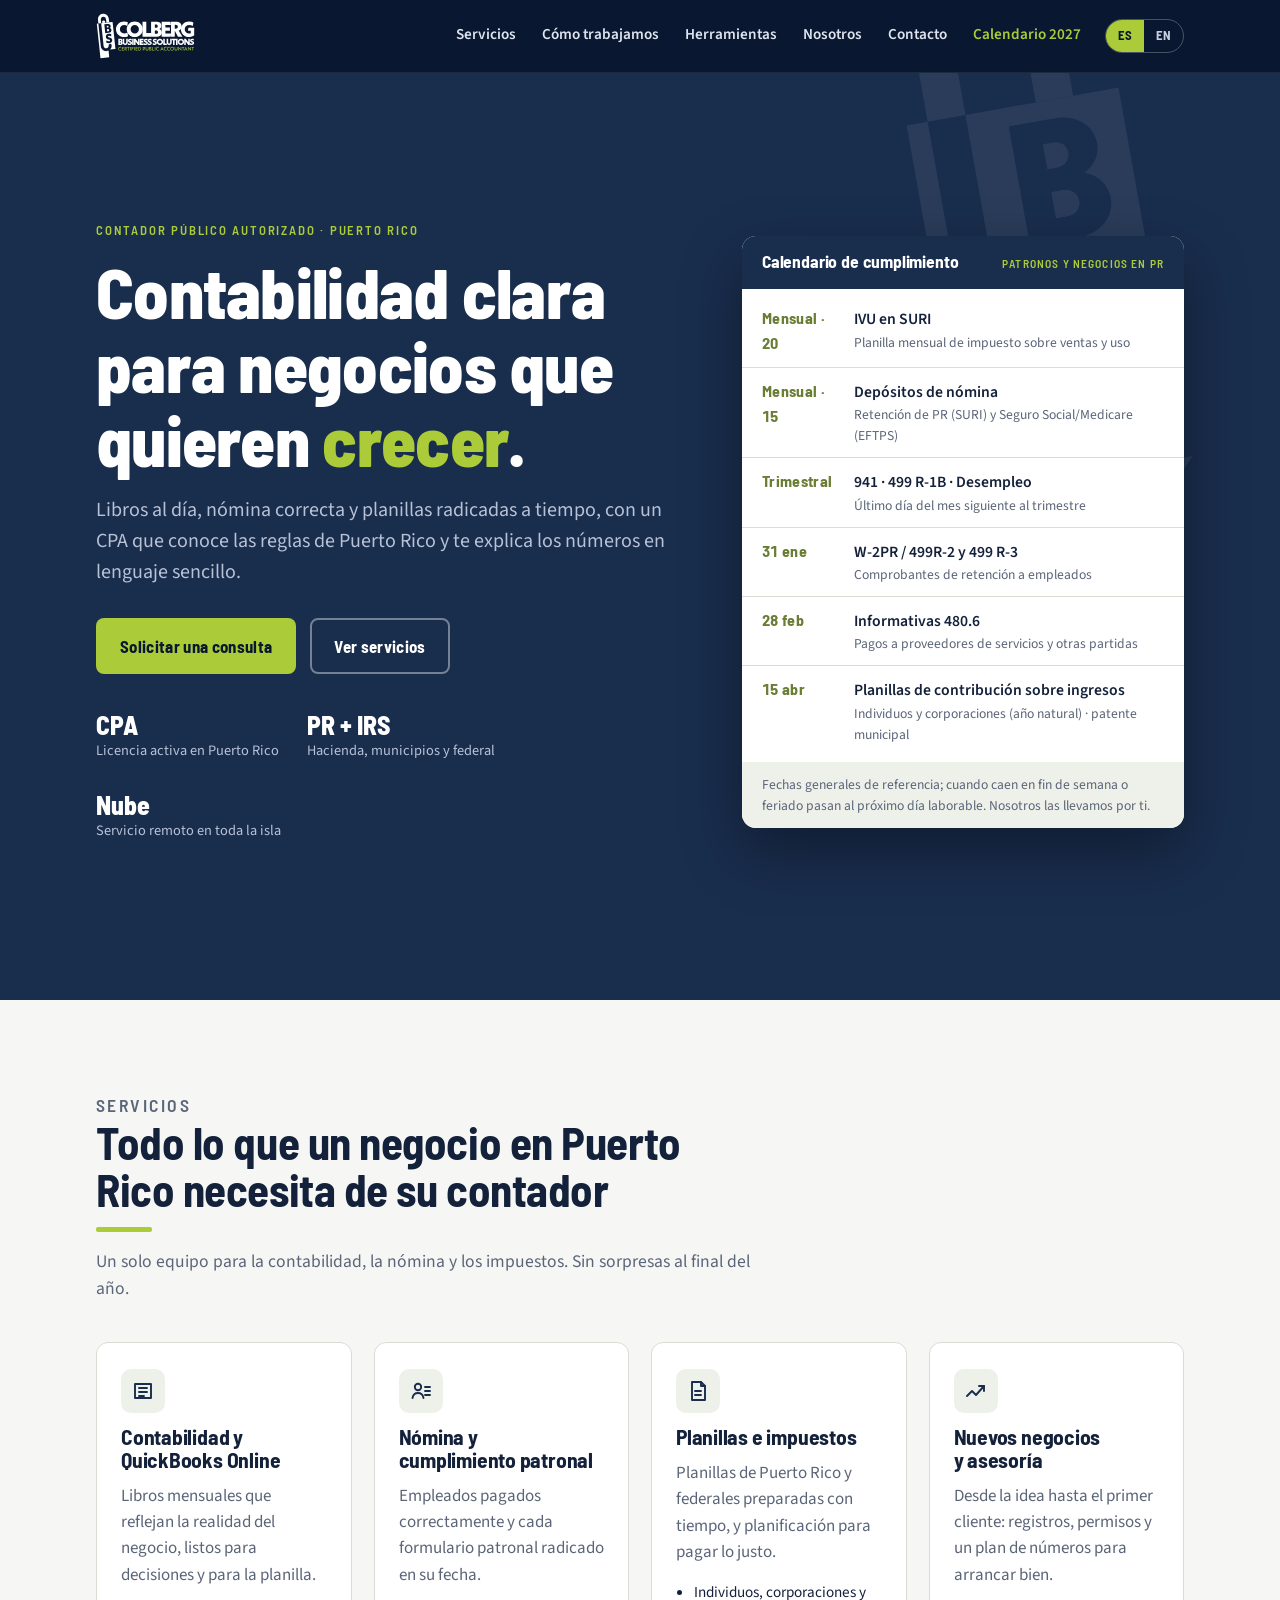
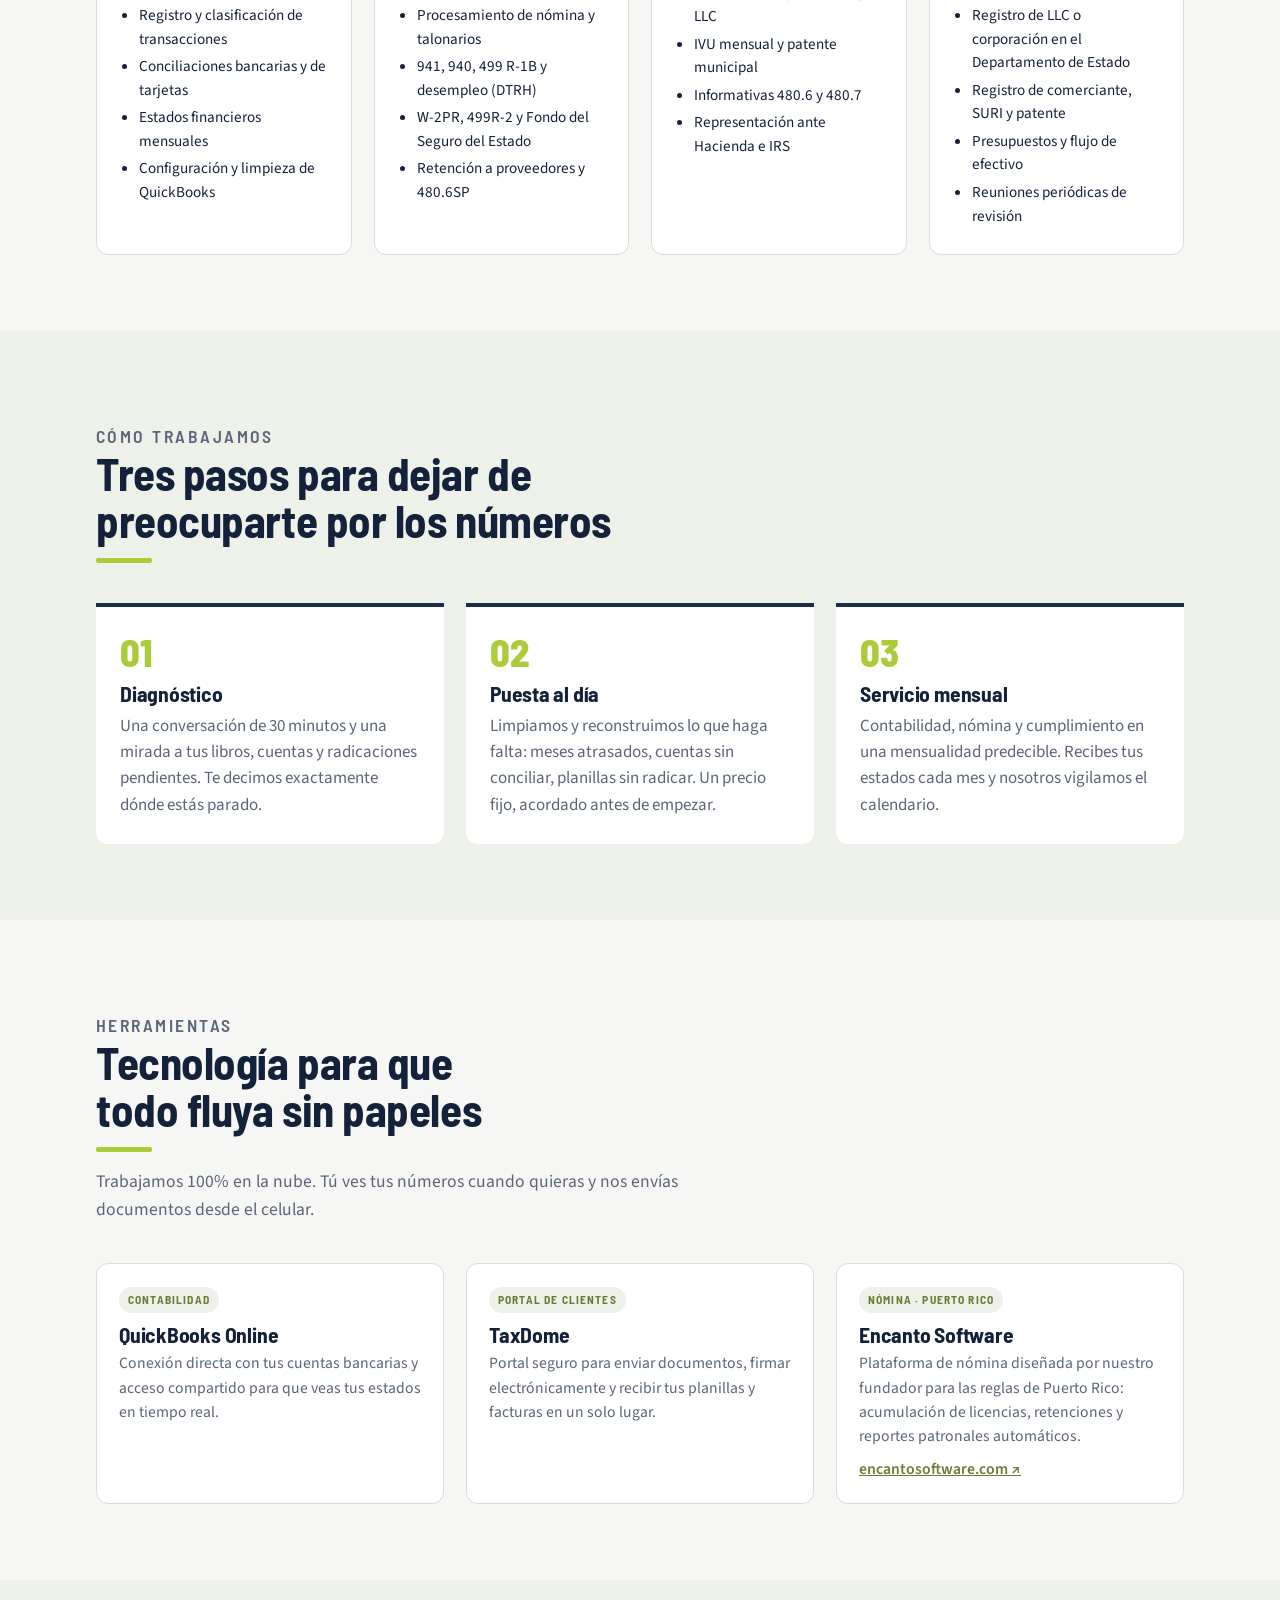
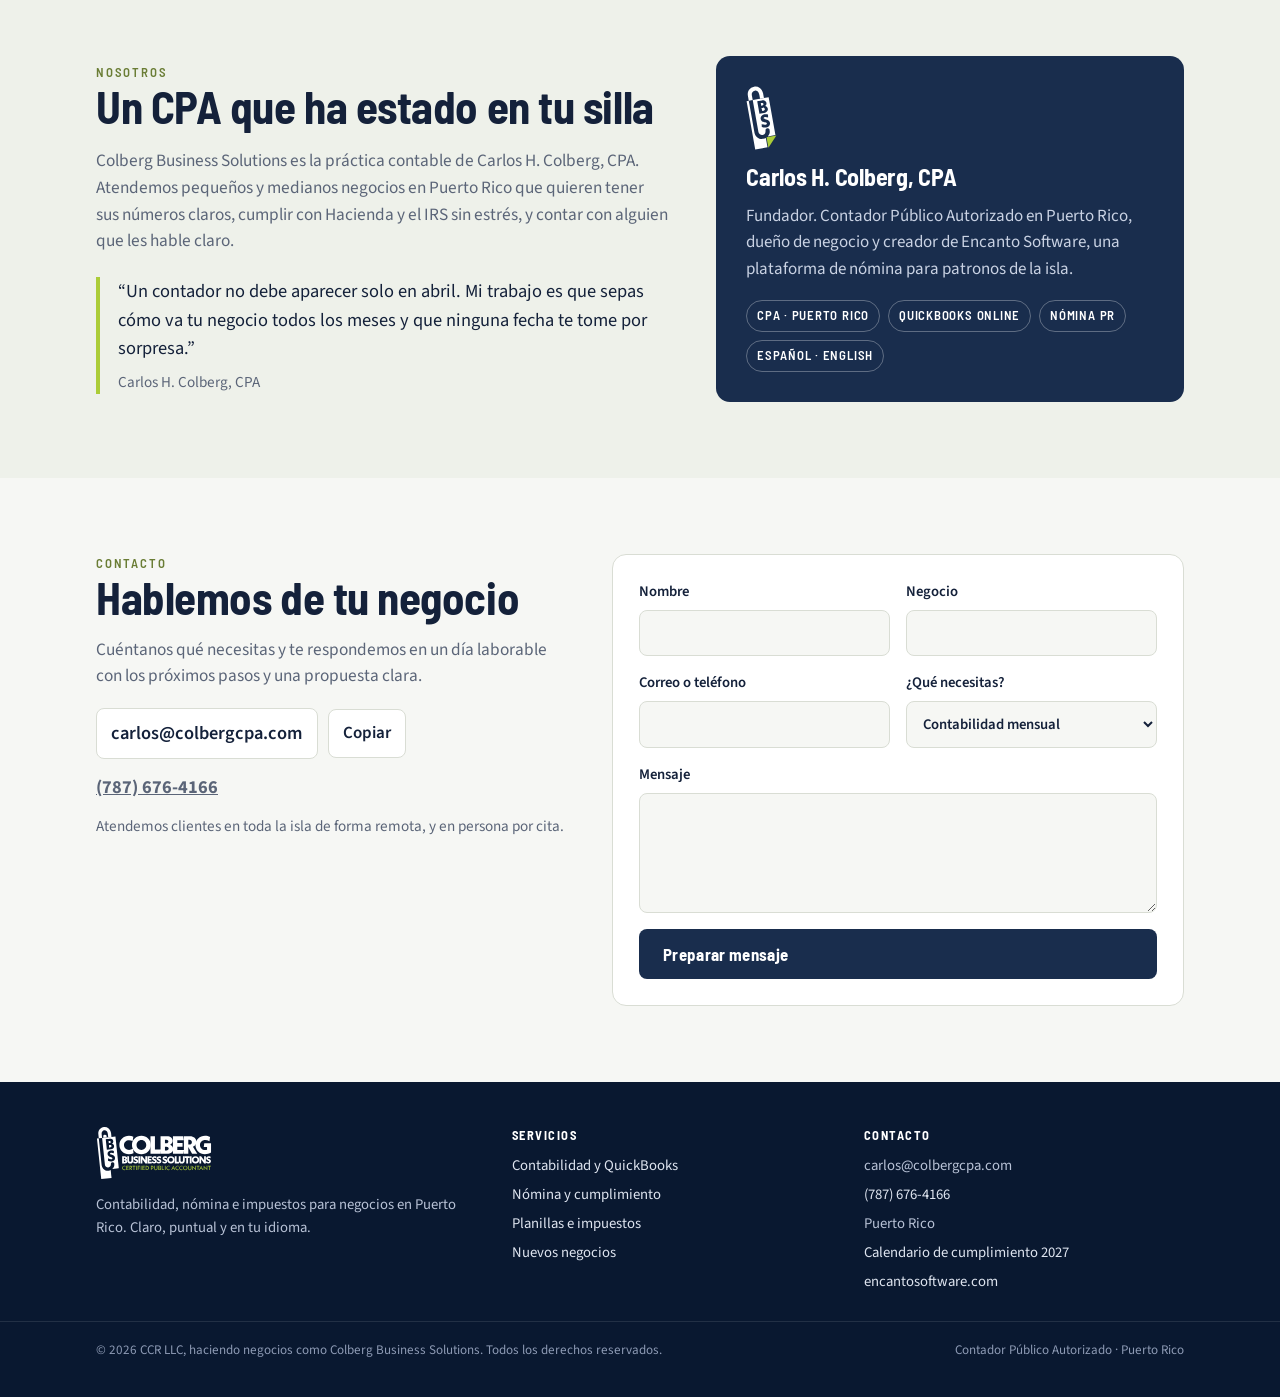
<file: index.html>
<!doctype html>
<html lang="es">
<head>
<meta charset="utf-8">
<meta name="viewport" content="width=device-width,initial-scale=1,viewport-fit=cover">
<title>Colberg Business Solutions | CPA en Puerto Rico</title>
<meta name="description" content="Contabilidad, nómina e impuestos para negocios en Puerto Rico. Carlos H. Colberg, CPA. QuickBooks Online, planillas de Hacienda e IRS, 941, 499 R-1B, IVU, patente municipal.">
<link rel="canonical" href="https://colbergcpa.com/">
<meta name="theme-color" content="#091830">
<meta property="og:type" content="website">
<meta property="og:site_name" content="Colberg Business Solutions">
<meta property="og:title" content="Colberg Business Solutions | CPA en Puerto Rico">
<meta property="og:description" content="Contabilidad, nómina e impuestos para negocios en Puerto Rico. Carlos H. Colberg, CPA. QuickBooks Online, planillas de Hacienda e IRS, 941, 499 R-1B, IVU, patente municipal.">
<meta property="og:url" content="https://colbergcpa.com/">
<meta property="og:image" content="https://colbergcpa.com/og-image.jpg">
<meta property="og:image:width" content="1200">
<meta property="og:image:height" content="630">
<meta property="og:locale" content="es_PR">
<meta property="og:locale:alternate" content="en_US">
<meta name="twitter:card" content="summary_large_image">
<link rel="icon" href="/favicon.svg" type="image/svg+xml">
<link rel="icon" href="/favicon.png" sizes="48x48">
<link rel="apple-touch-icon" href="/apple-touch-icon.png">
<link rel="preconnect" href="https://fonts.googleapis.com">
<link rel="preconnect" href="https://fonts.gstatic.com" crossorigin>
<link rel="stylesheet" href="https://fonts.googleapis.com/css2?family=Barlow+Semi+Condensed:wght@600;700;800&family=Source+Sans+3:ital,wght@0,400;0,500;0,600;1,400&display=swap">
<link rel="stylesheet" href="/styles.css">
<script type="application/ld+json">
{
  "@context": "https://schema.org",
  "@type": "AccountingService",
  "name": "Colberg Business Solutions",
  "legalName": "CCR LLC",
  "alternateName": "Colberg Business Solutions, CPA",
  "url": "https://colbergcpa.com/",
  "logo": "https://colbergcpa.com/apple-touch-icon.png",
  "image": "https://colbergcpa.com/og-image.jpg",
  "email": "carlos@colbergcpa.com",
  "telephone": "+1-787-676-4166",
  "founder": {"@type": "Person", "name": "Carlos H. Colberg", "jobTitle": "CPA", "sameAs": "https://www.linkedin.com/in/carlos-h-colberg-rivera-cpa-010806168/"},
  "areaServed": {"@type": "Place", "name": "Puerto Rico"},
  "address": {"@type": "PostalAddress", "addressLocality": "Carolina", "addressRegion": "PR", "addressCountry": "PR"},
  "availableLanguage": ["es", "en"],
  "sameAs": ["https://www.linkedin.com/company/colberg-business-solutions/"],
  "knowsAbout": ["Bookkeeping", "QuickBooks Online", "Payroll", "Puerto Rico tax compliance", "Form 941", "Form 499 R-1B", "IVU", "Patente municipal", "Form 480.6SP"],
  "hasOfferCatalog": {"@type": "OfferCatalog", "name": "Servicios", "itemListElement": [
    {"@type": "Offer", "itemOffered": {"@type": "Service", "name": "Contabilidad y QuickBooks Online"}},
    {"@type": "Offer", "itemOffered": {"@type": "Service", "name": "Nómina y cumplimiento patronal"}},
    {"@type": "Offer", "itemOffered": {"@type": "Service", "name": "Planillas e impuestos de Puerto Rico y federales"}},
    {"@type": "Offer", "itemOffered": {"@type": "Service", "name": "Nuevos negocios y asesoría"}}
  ]}
}
</script>
</head>
<body>
<a class="skip" href="#main" data-es="Ir al contenido" data-en="Skip to content">Ir al contenido</a>
<header class="top">
  <div class="wrap">
    <a class="brand" href="#inicio" aria-label="Colberg Business Solutions"><img class="logo" src="/logo-white.svg" alt="Colberg Business Solutions, Certified Public Accountant" width="240" height="110"> </a>
    <button class="menu-btn" id="menuBtn" aria-expanded="false" aria-controls="nav" data-es="Menú" data-en="Menu">Menú</button>
    <nav class="nav" id="nav" aria-label="Principal">
      <a href="#servicios" data-es="Servicios" data-en="Services">Servicios</a>
      <a href="#proceso" data-es="Cómo trabajamos" data-en="How we work">Cómo trabajamos</a>
      <a href="#herramientas" data-es="Herramientas" data-en="Tools">Herramientas</a>
      <a href="#nosotros" data-es="Nosotros" data-en="About">Nosotros</a>
      <a href="#contacto" data-es="Contacto" data-en="Contact">Contacto</a>
      <a href="/calendario-2027.html" class="nav-cal" data-es="Calendario 2027" data-en="2027 Calendar">Calendario 2027</a>
    </nav>
    <div class="lang" role="group" aria-label="Idioma / Language">
      <button id="langEs" aria-pressed="true">ES</button>
      <button id="langEn" aria-pressed="false">EN</button>
    </div>
  </div>
</header>
<main id="main">
<section class="hero" id="inicio">
  <div class="wrap">
    <div>
      <p class="eyebrow" data-es="Contador Público Autorizado · Puerto Rico" data-en="Certified Public Accountant · Puerto Rico">Contador Público Autorizado · Puerto Rico</p>
      <h1 data-es="Contabilidad clara para negocios que quieren <em>crecer</em>." data-en="Clear accounting for businesses that want to <em>grow</em>.">Contabilidad clara para negocios que quieren <em>crecer</em>.</h1>
      <p class="lead" data-es="Libros al día, nómina correcta y planillas radicadas a tiempo, con un CPA que conoce las reglas de Puerto Rico y te explica los números en lenguaje sencillo." data-en="Books kept current, payroll done right and returns filed on time, with a CPA who knows Puerto Rico's rules and explains your numbers in plain language.">Libros al día, nómina correcta y planillas radicadas a tiempo, con un CPA que conoce las reglas de Puerto Rico y te explica los números en lenguaje sencillo.</p>
      <div class="cta">
        <a class="btn btn-primary" href="#contacto" data-es="Solicitar una consulta" data-en="Request a consultation">Solicitar una consulta</a>
        <a class="btn btn-ghost" href="#servicios" data-es="Ver servicios" data-en="See services">Ver servicios</a>
      </div>
      <div class="hero-facts">
        <div class="fact"><b>CPA</b><span data-es="Licencia activa en Puerto Rico" data-en="Licensed in Puerto Rico">Licencia activa en Puerto Rico</span></div>
        <div class="fact"><b>PR + IRS</b><span data-es="Hacienda, municipios y federal" data-en="Hacienda, municipal and federal">Hacienda, municipios y federal</span></div>
        <div class="fact"><b data-es="Nube" data-en="Cloud">Nube</b><span data-es="Servicio remoto en toda la isla" data-en="Remote service across the island">Servicio remoto en toda la isla</span></div>
      </div>
    </div>
    <aside class="cal" aria-labelledby="calTitle">
      <header>
        <h3 id="calTitle" data-es="Calendario de cumplimiento" data-en="Compliance calendar">Calendario de cumplimiento</h3>
        <small data-es="Patronos y negocios en PR" data-en="PR employers &amp; businesses">Patronos y negocios en PR</small>
      </header>
      <ul>
        <li><span class="d" data-es="Mensual · 20" data-en="Monthly · 20th">Mensual · 20</span><span class="t" data-es="IVU en SURI<span class='s'>Planilla mensual de impuesto sobre ventas y uso</span>" data-en="IVU (sales &amp; use tax) in SURI<span class='s'>Monthly sales and use tax return</span>">IVU en SURI<span class="s">Planilla mensual de impuesto sobre ventas y uso</span></span></li>
        <li><span class="d" data-es="Mensual · 15" data-en="Monthly · 15th">Mensual · 15</span><span class="t" data-es="Depósitos de nómina<span class='s'>Retención de PR (SURI) y Seguro Social/Medicare (EFTPS)</span>" data-en="Payroll deposits<span class='s'>PR withholding (SURI) and Social Security/Medicare (EFTPS)</span>">Depósitos de nómina<span class="s">Retención de PR (SURI) y Seguro Social/Medicare (EFTPS)</span></span></li>
        <li><span class="d" data-es="Trimestral" data-en="Quarterly">Trimestral</span><span class="t" data-es="941 · 499 R-1B · Desempleo<span class='s'>Último día del mes siguiente al trimestre</span>" data-en="941 · 499 R-1B · Unemployment<span class='s'>Last day of the month after each quarter</span>">941 · 499 R-1B · Desempleo<span class="s">Último día del mes siguiente al trimestre</span></span></li>
        <li><span class="d">31 ene</span><span class="t" data-es="W-2PR / 499R-2 y 499 R-3<span class='s'>Comprobantes de retención a empleados</span>" data-en="W-2PR / 499R-2 and 499 R-3<span class='s'>Employee withholding statements</span>">W-2PR / 499R-2 y 499 R-3<span class="s">Comprobantes de retención a empleados</span></span></li>
        <li><span class="d">28 feb</span><span class="t" data-es="Informativas 480.6<span class='s'>Pagos a proveedores de servicios y otras partidas</span>" data-en="480.6 information returns<span class='s'>Payments to service providers and other items</span>">Informativas 480.6<span class="s">Pagos a proveedores de servicios y otras partidas</span></span></li>
        <li><span class="d">15 abr</span><span class="t" data-es="Planillas de contribución sobre ingresos<span class='s'>Individuos y corporaciones (año natural) · patente municipal</span>" data-en="Income tax returns<span class='s'>Individuals and calendar-year corporations · municipal license tax</span>">Planillas de contribución sobre ingresos<span class="s">Individuos y corporaciones (año natural) · patente municipal</span></span></li>
      </ul>
      <footer data-es="Fechas generales de referencia; cuando caen en fin de semana o feriado pasan al próximo día laborable. Nosotros las llevamos por ti." data-en="General reference dates; weekend and holiday deadlines move to the next business day. We keep track of them for you.">Fechas generales de referencia; cuando caen en fin de semana o feriado pasan al próximo día laborable. Nosotros las llevamos por ti.</footer>
    </aside>
  </div>
</section>

<section id="servicios">
  <div class="wrap">
    <div class="sec-head">
      <p class="eyebrow" data-es="Servicios" data-en="Services">Servicios</p>
      <h2 data-es="Todo lo que un negocio en Puerto Rico necesita de su contador" data-en="Everything a Puerto Rico business needs from its accountant">Todo lo que un negocio en Puerto Rico necesita de su contador</h2>
      <p data-es="Un solo equipo para la contabilidad, la nómina y los impuestos. Sin sorpresas al final del año." data-en="One team for the books, the payroll and the taxes. No surprises at year end.">Un solo equipo para la contabilidad, la nómina y los impuestos. Sin sorpresas al final del año.</p>
    </div>
    <div class="grid g4">
      <article class="card">
        <div class="ic"><svg viewBox="0 0 24 24"><path d="M4 5h16v14H4z"/><path d="M8 9h8M8 13h8M8 17h5"/></svg></div>
        <h3 data-es="Contabilidad y QuickBooks Online" data-en="Bookkeeping &amp; QuickBooks Online">Contabilidad y QuickBooks Online</h3>
        <p data-es="Libros mensuales que reflejan la realidad del negocio, listos para decisiones y para la planilla." data-en="Monthly books that reflect the business as it really is, ready for decisions and for the return.">Libros mensuales que reflejan la realidad del negocio, listos para decisiones y para la planilla.</p>
        <ul>
          <li data-es="Registro y clasificación de transacciones" data-en="Transaction recording and classification">Registro y clasificación de transacciones</li>
          <li data-es="Conciliaciones bancarias y de tarjetas" data-en="Bank and credit card reconciliations">Conciliaciones bancarias y de tarjetas</li>
          <li data-es="Estados financieros mensuales" data-en="Monthly financial statements">Estados financieros mensuales</li>
          <li data-es="Configuración y limpieza de QuickBooks" data-en="QuickBooks setup and cleanup">Configuración y limpieza de QuickBooks</li>
        </ul>
      </article>
      <article class="card">
        <div class="ic"><svg viewBox="0 0 24 24"><circle cx="9" cy="8" r="3.2"/><path d="M3.5 19c.6-3.3 2.8-5 5.5-5s4.9 1.7 5.5 5"/><path d="M16 8h5M16 12h5M16 16h5"/></svg></div>
        <h3 data-es="Nómina y cumplimiento patronal" data-en="Payroll &amp; employer compliance">Nómina y cumplimiento patronal</h3>
        <p data-es="Empleados pagados correctamente y cada formulario patronal radicado en su fecha." data-en="Employees paid correctly and every employer form filed on its date.">Empleados pagados correctamente y cada formulario patronal radicado en su fecha.</p>
        <ul>
          <li data-es="Procesamiento de nómina y talonarios" data-en="Payroll processing and pay statements">Procesamiento de nómina y talonarios</li>
          <li data-es="941, 940, 499 R-1B y desempleo (DTRH)" data-en="941, 940, 499 R-1B and unemployment (DTRH)">941, 940, 499 R-1B y desempleo (DTRH)</li>
          <li data-es="W-2PR, 499R-2 y Fondo del Seguro del Estado" data-en="W-2PR, 499R-2 and State Insurance Fund (FSE)">W-2PR, 499R-2 y Fondo del Seguro del Estado</li>
          <li data-es="Retención a proveedores y 480.6SP" data-en="Service-provider withholding and 480.6SP">Retención a proveedores y 480.6SP</li>
        </ul>
      </article>
      <article class="card">
        <div class="ic"><svg viewBox="0 0 24 24"><path d="M6 3h9l4 4v14H6z"/><path d="M15 3v4h4"/><path d="M9 12h6M9 16h6"/></svg></div>
        <h3 data-es="Planillas e impuestos" data-en="Tax returns &amp; planning">Planillas e impuestos</h3>
        <p data-es="Planillas de Puerto Rico y federales preparadas con tiempo, y planificación para pagar lo justo." data-en="Puerto Rico and federal returns prepared ahead of time, and planning so you pay what is fair and no more.">Planillas de Puerto Rico y federales preparadas con tiempo, y planificación para pagar lo justo.</p>
        <ul>
          <li data-es="Individuos, corporaciones y LLC" data-en="Individuals, corporations and LLCs">Individuos, corporaciones y LLC</li>
          <li data-es="IVU mensual y patente municipal" data-en="Monthly IVU and municipal license tax">IVU mensual y patente municipal</li>
          <li data-es="Informativas 480.6 y 480.7" data-en="480.6 and 480.7 information returns">Informativas 480.6 y 480.7</li>
          <li data-es="Representación ante Hacienda e IRS" data-en="Representation before Hacienda and the IRS">Representación ante Hacienda e IRS</li>
        </ul>
      </article>
      <article class="card">
        <div class="ic"><svg viewBox="0 0 24 24"><path d="M3 17l5-5 4 4 8-9"/><path d="M15 7h5v5"/></svg></div>
        <h3 data-es="Nuevos negocios y asesoría" data-en="New businesses &amp; advisory">Nuevos negocios y asesoría</h3>
        <p data-es="Desde la idea hasta el primer cliente: registros, permisos y un plan de números para arrancar bien." data-en="From the idea to the first customer: registrations, permits and a numbers plan to start on the right foot.">Desde la idea hasta el primer cliente: registros, permisos y un plan de números para arrancar bien.</p>
        <ul>
          <li data-es="Registro de LLC o corporación en el Departamento de Estado" data-en="LLC or corporation registration with the Department of State">Registro de LLC o corporación en el Departamento de Estado</li>
          <li data-es="Registro de comerciante, SURI y patente" data-en="Merchant registration, SURI and municipal license">Registro de comerciante, SURI y patente</li>
          <li data-es="Presupuestos y flujo de efectivo" data-en="Budgets and cash flow">Presupuestos y flujo de efectivo</li>
          <li data-es="Reuniones periódicas de revisión" data-en="Periodic review meetings">Reuniones periódicas de revisión</li>
        </ul>
      </article>
    </div>
  </div>
</section>

<section class="band" id="proceso">
  <div class="wrap">
    <div class="sec-head">
      <p class="eyebrow" data-es="Cómo trabajamos" data-en="How we work">Cómo trabajamos</p>
      <h2 data-es="Tres pasos para dejar de preocuparte por los números" data-en="Three steps to stop worrying about the numbers">Tres pasos para dejar de preocuparte por los números</h2>
    </div>
    <div class="steps">
      <div class="step">
        <h3 data-es="Diagnóstico" data-en="Diagnosis">Diagnóstico</h3>
        <p data-es="Una conversación de 30 minutos y una mirada a tus libros, cuentas y radicaciones pendientes. Te decimos exactamente dónde estás parado." data-en="A 30-minute conversation and a look at your books, accounts and pending filings. We tell you exactly where you stand.">Una conversación de 30 minutos y una mirada a tus libros, cuentas y radicaciones pendientes. Te decimos exactamente dónde estás parado.</p>
      </div>
      <div class="step">
        <h3 data-es="Puesta al día" data-en="Catch-up">Puesta al día</h3>
        <p data-es="Limpiamos y reconstruimos lo que haga falta: meses atrasados, cuentas sin conciliar, planillas sin radicar. Un precio fijo, acordado antes de empezar." data-en="We clean up and rebuild what is needed: months behind, unreconciled accounts, unfiled returns. A fixed price, agreed before we start.">Limpiamos y reconstruimos lo que haga falta: meses atrasados, cuentas sin conciliar, planillas sin radicar. Un precio fijo, acordado antes de empezar.</p>
      </div>
      <div class="step">
        <h3 data-es="Servicio mensual" data-en="Monthly service">Servicio mensual</h3>
        <p data-es="Contabilidad, nómina y cumplimiento en una mensualidad predecible. Recibes tus estados cada mes y nosotros vigilamos el calendario." data-en="Bookkeeping, payroll and compliance for one predictable monthly fee. You get your statements every month and we watch the calendar.">Contabilidad, nómina y cumplimiento en una mensualidad predecible. Recibes tus estados cada mes y nosotros vigilamos el calendario.</p>
      </div>
    </div>
  </div>
</section>

<section id="herramientas">
  <div class="wrap">
    <div class="sec-head">
      <p class="eyebrow" data-es="Herramientas" data-en="Tools">Herramientas</p>
      <h2 data-es="Tecnología para que todo fluya sin papeles" data-en="Technology that keeps everything moving, paper-free">Tecnología para que todo fluya sin papeles</h2>
      <p data-es="Trabajamos 100% en la nube. Tú ves tus números cuando quieras y nos envías documentos desde el celular." data-en="We work 100% in the cloud. You see your numbers whenever you want and send us documents from your phone.">Trabajamos 100% en la nube. Tú ves tus números cuando quieras y nos envías documentos desde el celular.</p>
    </div>
    <div class="tools">
      <div class="tool">
        <span class="tag" data-es="Contabilidad" data-en="Accounting">Contabilidad</span>
        <h3>QuickBooks Online</h3>
        <p data-es="Conexión directa con tus cuentas bancarias y acceso compartido para que veas tus estados en tiempo real." data-en="Direct connection to your bank accounts and shared access so you see your statements in real time.">Conexión directa con tus cuentas bancarias y acceso compartido para que veas tus estados en tiempo real.</p>
      </div>
      <div class="tool">
        <span class="tag" data-es="Portal de clientes" data-en="Client portal">Portal de clientes</span>
        <h3>TaxDome</h3>
        <p data-es="Portal seguro para enviar documentos, firmar electrónicamente y recibir tus planillas y facturas en un solo lugar." data-en="Secure portal to send documents, sign electronically and receive your returns and invoices in one place.">Portal seguro para enviar documentos, firmar electrónicamente y recibir tus planillas y facturas en un solo lugar.</p>
      </div>
      <div class="tool">
        <span class="tag" data-es="Nómina · Puerto Rico" data-en="Payroll · Puerto Rico">Nómina · Puerto Rico</span>
        <h3>Encanto Software</h3>
        <p data-es="Plataforma de nómina diseñada por nuestro fundador para las reglas de Puerto Rico: acumulación de licencias, retenciones y reportes patronales automáticos." data-en="Payroll platform designed by our founder for Puerto Rico's rules: automatic leave accrual, withholdings and employer reports.">Plataforma de nómina diseñada por nuestro fundador para las reglas de Puerto Rico: acumulación de licencias, retenciones y reportes patronales automáticos.</p>
        <p style="margin-top:8px"><a href="https://encantosoftware.com" target="_blank" rel="noopener" style="color:var(--accent-ink);font-weight:600">encantosoftware.com ↗</a></p>
      </div>
    </div>
  </div>
</section>

<section class="band" id="nosotros">
  <div class="wrap about">
    <div>
      <p class="eyebrow" data-es="Nosotros" data-en="About">Nosotros</p>
      <h2 data-es="Un CPA que ha estado en tu silla" data-en="A CPA who has sat in your chair">Un CPA que ha estado en tu silla</h2>
      <p style="margin-top:18px;color:var(--muted);font-size:1.08rem" data-es="Colberg Business Solutions es la práctica contable de Carlos H. Colberg, CPA. Atendemos pequeños y medianos negocios en Puerto Rico que quieren tener sus números claros, cumplir con Hacienda y el IRS sin estrés, y contar con alguien que les hable claro." data-en="Colberg Business Solutions is the accounting practice of Carlos H. Colberg, CPA. We serve small and mid-sized businesses in Puerto Rico that want clear numbers, stress-free compliance with Hacienda and the IRS, and someone who speaks to them plainly.">Colberg Business Solutions es la práctica contable de Carlos H. Colberg, CPA. Atendemos pequeños y medianos negocios en Puerto Rico que quieren tener sus números claros, cumplir con Hacienda y el IRS sin estrés, y contar con alguien que les hable claro.</p>
      <blockquote>
        <p data-es="“Un contador no debe aparecer solo en abril. Mi trabajo es que sepas cómo va tu negocio todos los meses y que ninguna fecha te tome por sorpresa.”" data-en="“An accountant shouldn't show up only in April. My job is for you to know how your business is doing every month, and for no deadline to catch you by surprise.”">“Un contador no debe aparecer solo en abril. Mi trabajo es que sepas cómo va tu negocio todos los meses y que ninguna fecha te tome por sorpresa.”</p>
        <footer>Carlos H. Colberg, CPA</footer>
      </blockquote>
    </div>
    <div class="founder">
      <svg class="mark" aria-hidden="true" xmlns="http://www.w3.org/2000/svg" viewBox="55.78 22.84 114.88 237.64"><path fill="#ffffff" d="M 119.960 114.117 L 115.773 114.863 L 113.980 104.839 L 118.167 104.093 C 121.484 103.5 124.171 105.148 124.707 108.132 C 125.226 111.054 123.277 113.523 119.960 114.117 "/><path fill="#ffffff" d="M 77.289 55.886 C 76.632 52.214 77.382 48.792 79.527 45.718 C 81.667 42.644 84.617 40.753 88.292 40.093 C 91.964 39.437 95.386 40.187 98.460 42.332 C 101.171 44.218 103.394 47.339 105.445 56.480 L 107.949 70.136 L 122.351 67.562 L 119.621 52.312 L 119.554 51.761 C 119.546 51.742 119.542 51.718 119.539 51.695 L 119.097 49.765 C 117.320 42.964 112.878 34.257 106.960 30.132 C 100.539 25.656 93.378 24.089 85.675 25.464 C 77.972 26.843 71.800 30.796 67.328 37.218 C 62.855 43.640 61.285 50.800 62.664 58.503 L 66.082 77.625 L 80.710 75.007 Z M 77.289 55.886 "/><path fill="#ffffff" d="M 114.25 85.679 L 110.671 86.320 L 112.402 96.011 L 113.257 95.859 L 115.984 95.371 C 119.097 94.812 120.957 92.5 120.550 89.671 C 120.542 89.609 120.566 89.554 120.558 89.492 C 120.046 86.628 117.437 85.113 114.25 85.679 "/><path fill="#ffffff" d="M 120.285 219.152 C 111.664 220.691 103.734 218.527 96.707 212.722 C 91.812 208.675 88.464 202.789 87.273 196.136 L 66.082 77.625 L 57.953 79.078 L 90.031 258.460 L 135.621 250.308 L 129.429 215.683 C 126.601 217.312 123.554 218.566 120.312 219.148 C 120.304 219.148 120.296 219.148 120.285 219.152 "/><path fill="#ffffff" d="M 123.281 122.769 L 105.765 125.902 L 100.449 96.175 L 97.457 79.437 L 102.671 78.503 L 109.265 77.324 L 114.773 76.339 C 118.199 75.726 121.296 75.964 123.898 76.886 C 127.996 78.335 130.839 81.503 131.632 85.933 C 132.425 90.375 130.539 94.417 126.730 97.218 C 132.144 98.378 135.984 101.867 136.898 106.972 C 138.261 114.609 132.910 121.046 123.281 122.769 M 130.878 176.75 C 124.710 177.855 119.089 176.667 114.441 174.828 L 114.117 163.789 C 119.734 166.488 124.828 167.425 128.882 166.703 C 132.535 166.046 133.710 163.855 133.339 161.792 C 133.007 159.929 131.656 158.460 127.234 157.882 L 124.277 157.453 C 115.640 156.261 111.433 151.460 110.304 145.160 C 108.855 137.058 114.054 129.761 123.613 128.054 C 127.796 127.304 132.429 127.574 137.535 128.914 L 137.894 139.746 C 132.742 138.132 128.457 137.531 125.203 138.113 C 122.156 138.656 120.988 140.578 121.343 142.570 C 121.687 144.492 123.156 145.804 127.437 146.343 L 130.324 146.789 C 139.449 148.027 143.644 153.101 144.699 159.007 C 146.027 166.441 142.167 174.734 130.878 176.75 M 99.074 103.457 L 99.070 103.457 C 99.066 103.433 99.066 103.410 99.058 103.386 Z M 122.351 67.562 L 107.949 70.136 L 101.230 71.339 L 86.703 73.937 L 80.710 75.007 L 101.902 193.519 C 102.558 197.195 104.449 200.144 107.523 202.285 C 110.597 204.429 114.019 205.179 117.695 204.523 C 121.367 203.867 124.316 201.976 126.457 198.902 C 128.535 195.921 128.707 189.265 128.152 185.714 C 129.242 182.644 131.644 180.609 134.687 180.066 C 134.714 180.058 134.742 180.054 134.769 180.050 C 137.851 179.527 140.820 180.656 142.769 183.074 C 145.621 195.925 143.156 200.671 139.031 206.851 C 138.230 208.050 137.261 209.105 136.300 210.160 L 165.050 205.019 L 139.910 64.421 Z M 122.351 67.562 "/><path fill="#ffffff" d="M 99.074 103.457 L 99.058 103.386 C 99.066 103.410 99.066 103.433 99.070 103.457 Z M 99.074 103.457 "/><path fill="#ffffff" d="M 118.167 104.093 L 113.980 104.839 L 115.773 114.863 L 119.960 114.113 C 123.277 113.523 125.226 111.054 124.703 108.132 C 124.171 105.148 121.484 103.5 118.167 104.093 "/><path fill="#abcc38" d="M 139.027 252.296 L 168.562 206.742 L 132.050 213.269 Z M 139.027 252.296 "/></svg> 
      <h3>Carlos H. Colberg, CPA</h3>
      <p data-es="Fundador. Contador Público Autorizado en Puerto Rico, dueño de negocio y creador de Encanto Software, una plataforma de nómina para patronos de la isla." data-en="Founder. Certified Public Accountant in Puerto Rico, business owner and creator of Encanto Software, a payroll platform for employers on the island.">Fundador. Contador Público Autorizado en Puerto Rico, dueño de negocio y creador de Encanto Software, una plataforma de nómina para patronos de la isla.</p>
      <div class="creds">
        <span>CPA · Puerto Rico</span>
        <span>QuickBooks Online</span>
        <span data-es="Nómina PR" data-en="PR Payroll">Nómina PR</span>
        <span data-es="Español · English" data-en="Español · English">Español · English</span>
      </div>
    </div>
  </div>
</section>

<section id="contacto">
  <div class="wrap contact">
    <div>
      <p class="eyebrow" data-es="Contacto" data-en="Contact">Contacto</p>
      <h2 data-es="Hablemos de tu negocio" data-en="Let's talk about your business">Hablemos de tu negocio</h2>
      <p style="margin-top:16px;color:var(--muted);font-size:1.08rem" data-es="Cuéntanos qué necesitas y te respondemos en un día laborable con los próximos pasos y una propuesta clara." data-en="Tell us what you need and we'll reply within one business day with next steps and a clear proposal.">Cuéntanos qué necesitas y te respondemos en un día laborable con los próximos pasos y una propuesta clara.</p>
      <div class="email-box">
        <code id="emailText">carlos@colbergcpa.com</code>
        <button class="copy" id="copyEmail" data-es="Copiar" data-en="Copy">Copiar</button>
      </div>
      <p class="note" style="margin-top:14px"><a href="tel:+17876764166" style="font-weight:700;font-size:1.15rem">(787) 676-4166</a></p>
      <p class="note" data-es="Atendemos clientes en toda la isla de forma remota, y en persona por cita." data-en="We serve clients across the island remotely, and in person by appointment.">Atendemos clientes en toda la isla de forma remota, y en persona por cita.</p>
    </div>
    <form id="contactForm" novalidate>
      <div class="row">
        <label><span data-es="Nombre" data-en="Name">Nombre</span><input id="fName" name="name" autocomplete="name" required></label>
        <label><span data-es="Negocio" data-en="Business">Negocio</span><input id="fBiz" name="business" autocomplete="organization"></label>
      </div>
      <div class="row">
        <label><span data-es="Correo o teléfono" data-en="Email or phone">Correo o teléfono</span><input id="fContact" name="contact" required></label>
        <label><span data-es="¿Qué necesitas?" data-en="What do you need?">¿Qué necesitas?</span>
          <select id="fNeed" name="need">
            <option value="contabilidad" data-es="Contabilidad mensual" data-en="Monthly bookkeeping">Contabilidad mensual</option>
            <option value="nomina" data-es="Nómina y cumplimiento" data-en="Payroll and compliance">Nómina y cumplimiento</option>
            <option value="planillas" data-es="Planillas e impuestos" data-en="Tax returns">Planillas e impuestos</option>
            <option value="nuevo" data-es="Abrir un negocio" data-en="Starting a business">Abrir un negocio</option>
            <option value="otro" data-es="Otro" data-en="Other">Otro</option>
          </select></label>
      </div>
      <label><span data-es="Mensaje" data-en="Message">Mensaje</span><textarea id="fMsg" name="message"></textarea></label>
      <button class="btn btn-navy" type="submit" data-es="Preparar mensaje" data-en="Prepare message">Preparar mensaje</button>
      <div class="result" id="result" hidden>
        <strong data-es="Listo. Copia este mensaje y envíalo a carlos@colbergcpa.com, o abre tu correo con el botón." data-en="Done. Copy this message and send it to carlos@colbergcpa.com, or open your email app with the button.">Listo. Copia este mensaje y envíalo a carlos@colbergcpa.com, o abre tu correo con el botón.</strong>
        <pre id="resultText"></pre>
        <div style="display:flex;gap:10px;flex-wrap:wrap">
          <button type="button" class="copy" id="copyMsg" data-es="Copiar mensaje" data-en="Copy message">Copiar mensaje</button>
          <a class="btn btn-primary" id="mailLink" href="#" data-es="Abrir en mi correo" data-en="Open in my email app">Abrir en mi correo</a>
        </div>
      </div>
    </form>
  </div>
</section>

</main>
<footer class="foot">
  <div class="wrap">
    <div>
      <div class="logo-w"><img class="logo" src="/logo-white.svg" alt="Colberg Business Solutions" width="240" height="110"> </div>
      <p style="margin-top:14px;max-width:34em" data-es="Contabilidad, nómina e impuestos para negocios en Puerto Rico. Claro, puntual y en tu idioma." data-en="Accounting, payroll and taxes for Puerto Rico businesses. Clear, on time and in your language.">Contabilidad, nómina e impuestos para negocios en Puerto Rico. Claro, puntual y en tu idioma.</p>
    </div>
    <div>
      <h4 data-es="Servicios" data-en="Services">Servicios</h4>
      <ul>
        <li><a href="#servicios" data-es="Contabilidad y QuickBooks" data-en="Bookkeeping &amp; QuickBooks">Contabilidad y QuickBooks</a></li>
        <li><a href="#servicios" data-es="Nómina y cumplimiento" data-en="Payroll &amp; compliance">Nómina y cumplimiento</a></li>
        <li><a href="#servicios" data-es="Planillas e impuestos" data-en="Tax returns">Planillas e impuestos</a></li>
        <li><a href="#servicios" data-es="Nuevos negocios" data-en="New businesses">Nuevos negocios</a></li>
      </ul>
    </div>
    <div>
      <h4 data-es="Contacto" data-en="Contact">Contacto</h4>
      <ul>
        <li>carlos@colbergcpa.com</li>
        <li><a href="tel:+17876764166">(787) 676-4166</a></li>
        <li>Puerto Rico</li>
        <li><a href="/calendario-2027.html" data-es="Calendario de cumplimiento 2027" data-en="2027 compliance calendar">Calendario de cumplimiento 2027</a></li>
        <li><a href="https://encantosoftware.com" target="_blank" rel="noopener">encantosoftware.com</a></li>
      </ul>
    </div>
  </div>
  <div class="legal">
    <div class="wrap">
      <span data-es="© 2026 CCR LLC, haciendo negocios como Colberg Business Solutions. Todos los derechos reservados." data-en="© 2026 CCR LLC, doing business as Colberg Business Solutions. All rights reserved.">© 2026 CCR LLC, haciendo negocios como Colberg Business Solutions. Todos los derechos reservados.</span>
      <span data-es="Contador Público Autorizado · Puerto Rico" data-en="Certified Public Accountant · Puerto Rico">Contador Público Autorizado · Puerto Rico</span>
    </div>
  </div>
</footer>
<script>
(function(){
  var lang='es';
  try{var saved=localStorage.getItem('cbs-lang');if(saved==='en'||saved==='es')lang=saved;}catch(e){}
  function apply(l){
    lang=l;
    document.documentElement.lang=l;
    document.querySelectorAll('[data-es]').forEach(function(el){
      var v=el.getAttribute('data-'+l);
      if(v==null)return;
      if(el.tagName==='OPTION'||el.tagName==='INPUT'){el.textContent=v;return;}
      el.innerHTML=v;
    });
    document.getElementById('langEs').setAttribute('aria-pressed',l==='es');
    document.getElementById('langEn').setAttribute('aria-pressed',l==='en');
    try{localStorage.setItem('cbs-lang',l);}catch(e){}
  }
  document.getElementById('langEs').addEventListener('click',function(){apply('es')});
  document.getElementById('langEn').addEventListener('click',function(){apply('en')});
  if(lang!=='es')apply(lang);

  var mb=document.getElementById('menuBtn'),nav=document.getElementById('nav');
  mb.addEventListener('click',function(){var o=nav.classList.toggle('open');mb.setAttribute('aria-expanded',o)});
  nav.querySelectorAll('a').forEach(function(a){a.addEventListener('click',function(){nav.classList.remove('open');mb.setAttribute('aria-expanded','false')})});

  function toast(msg){var t=document.createElement('div');t.className='toast';t.textContent=msg;document.body.appendChild(t);setTimeout(function(){t.remove()},1800);}
  function copyText(text,el){
    var ok=lang==='es'?'Copiado':'Copied', fail=lang==='es'?'Selecciona el texto y cópialo':'Select the text and copy it';
    if(navigator.clipboard&&navigator.clipboard.writeText){navigator.clipboard.writeText(text).then(function(){toast(ok)},function(){selectEl(el);toast(fail)});}
    else{selectEl(el);toast(fail);}
  }
  function selectEl(el){if(!el)return;var r=document.createRange();r.selectNodeContents(el);var s=window.getSelection();s.removeAllRanges();s.addRange(r);}
  var ce=document.getElementById('copyEmail');if(ce)ce.addEventListener('click',function(){copyText('carlos@colbergcpa.com',document.getElementById('emailText'))});

  var form=document.getElementById('contactForm');
  if(form)form.addEventListener('submit',function(e){
    e.preventDefault();
    var name=document.getElementById('fName').value.trim(),biz=document.getElementById('fBiz').value.trim(),
        contact=document.getElementById('fContact').value.trim(),need=document.getElementById('fNeed'),
        needText=need.options[need.selectedIndex].textContent,msg=document.getElementById('fMsg').value.trim();
    if(!name||!contact){toast(lang==='es'?'Escribe tu nombre y cómo contactarte':'Enter your name and how to reach you');return;}
    var body=(lang==='es'
      ?'Hola Carlos,\n\nMe interesa: '+needText+'.\n\nNombre: '+name+'\nNegocio: '+(biz||'—')+'\nContacto: '+contact+'\n\n'+(msg||'')
      :'Hi Carlos,\n\nI am interested in: '+needText+'.\n\nName: '+name+'\nBusiness: '+(biz||'—')+'\nContact: '+contact+'\n\n'+(msg||'')).trim();
    var subject=(lang==='es'?'Consulta: ':'Inquiry: ')+needText+(biz?' · '+biz:'');
    document.getElementById('resultText').textContent=body;
    document.getElementById('mailLink').href='mailto:carlos@colbergcpa.com?subject='+encodeURIComponent(subject)+'&body='+encodeURIComponent(body);
    document.getElementById('result').hidden=false;
    document.getElementById('result').scrollIntoView({block:'nearest'});
  });
  var cm=document.getElementById('copyMsg');if(cm)cm.addEventListener('click',function(){copyText(document.getElementById('resultText').textContent,document.getElementById('resultText'))});
})();


(function(){
  // calendar filters
  var chips=document.querySelectorAll('.chip');if(!chips.length)return;
  var active='all';
  function apply(){
    document.querySelectorAll('.month li[data-tags]').forEach(function(li){
      var on=active==='all'||li.getAttribute('data-tags').split(' ').indexOf(active)>=0;
      li.classList.toggle('dim',!on);
    });
    chips.forEach(function(c){c.setAttribute('aria-pressed',c.getAttribute('data-f')===active)});
  }
  chips.forEach(function(c){c.addEventListener('click',function(){active=c.getAttribute('data-f');apply();})});
})();
</script>
</body>
</html>
</file>
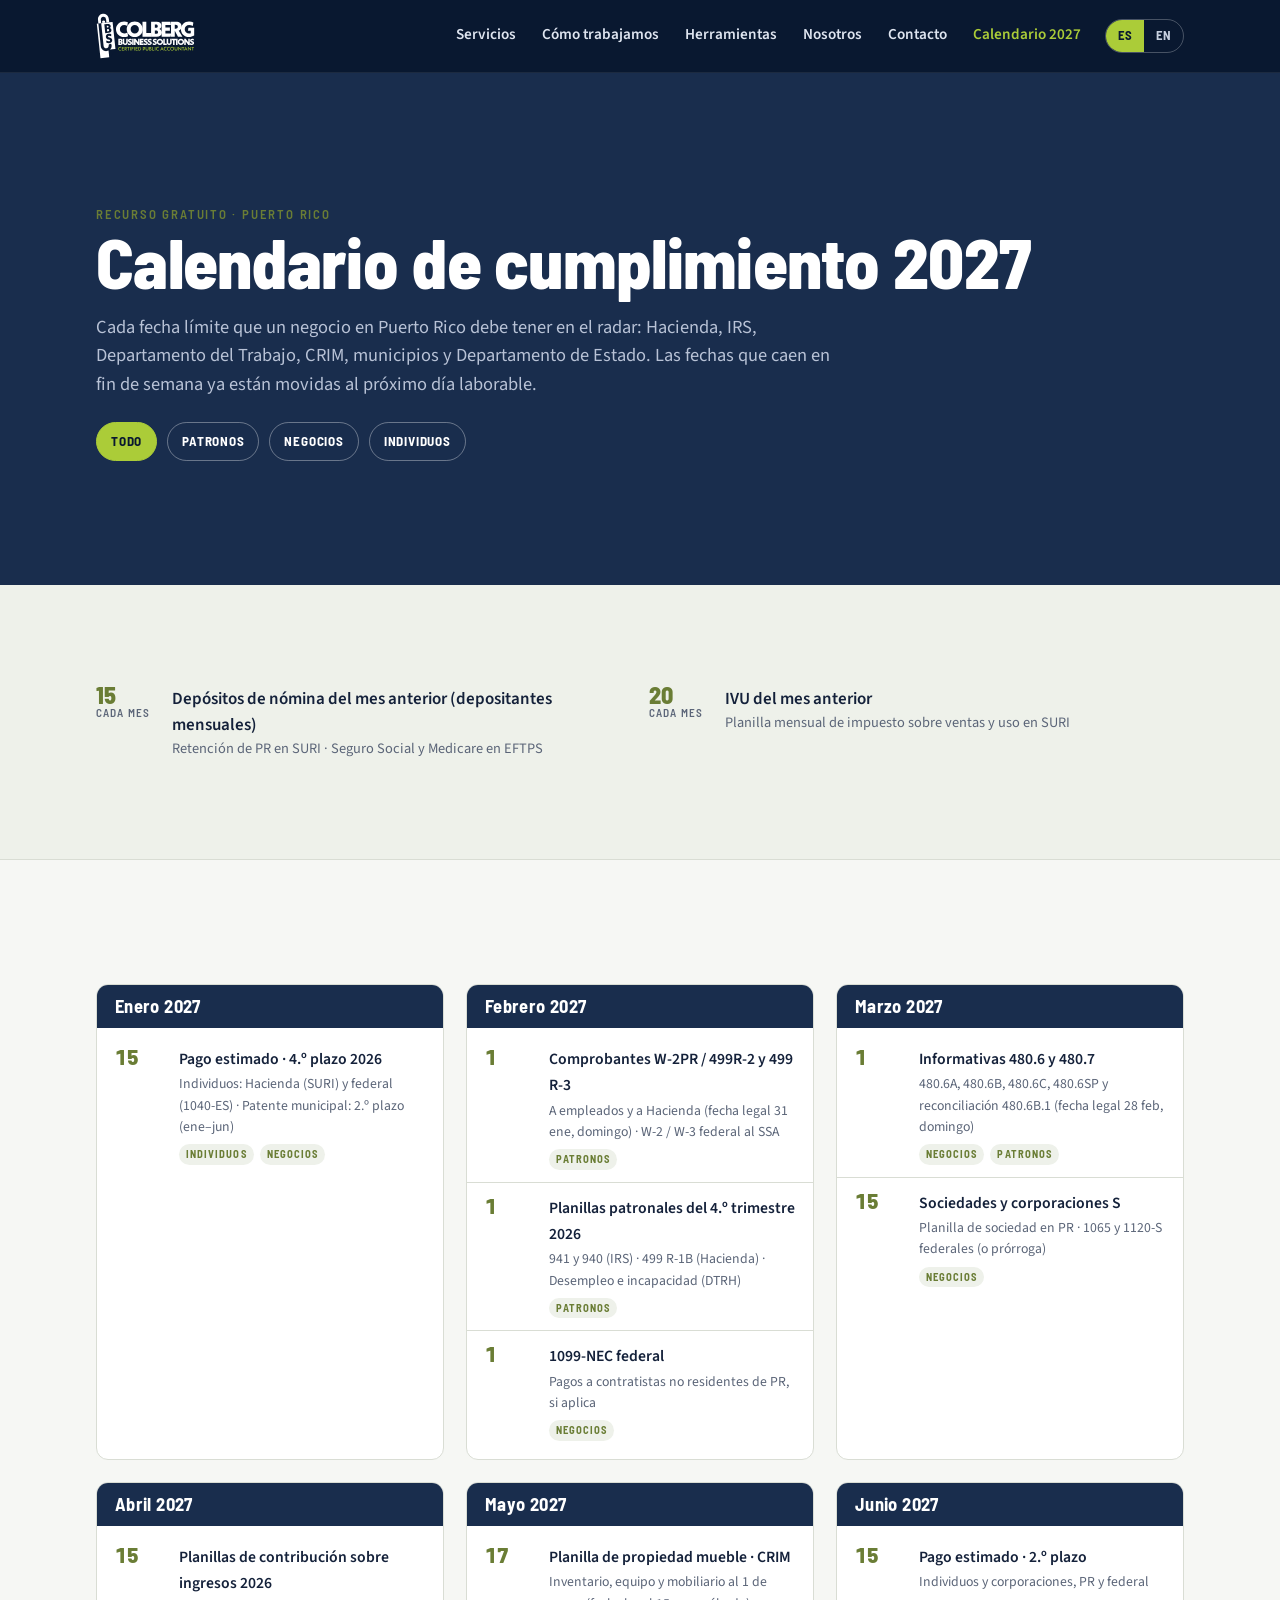
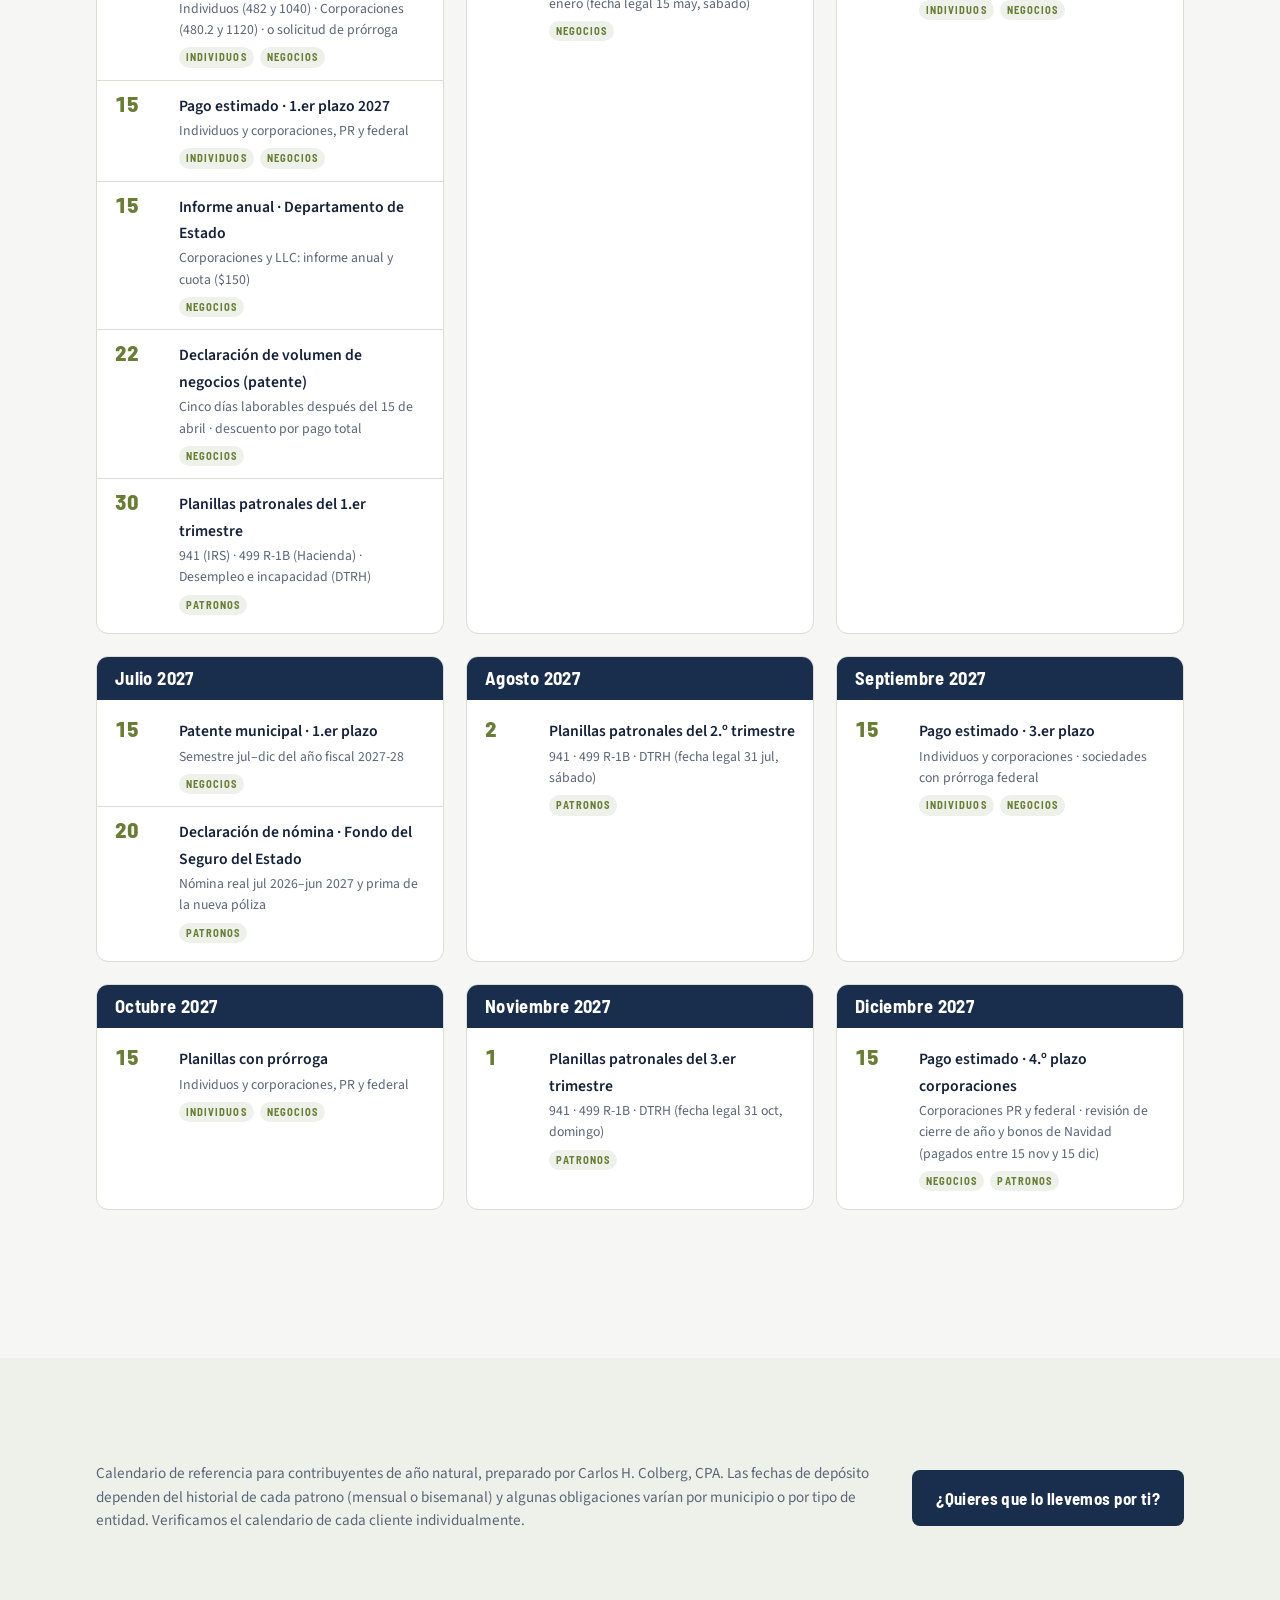
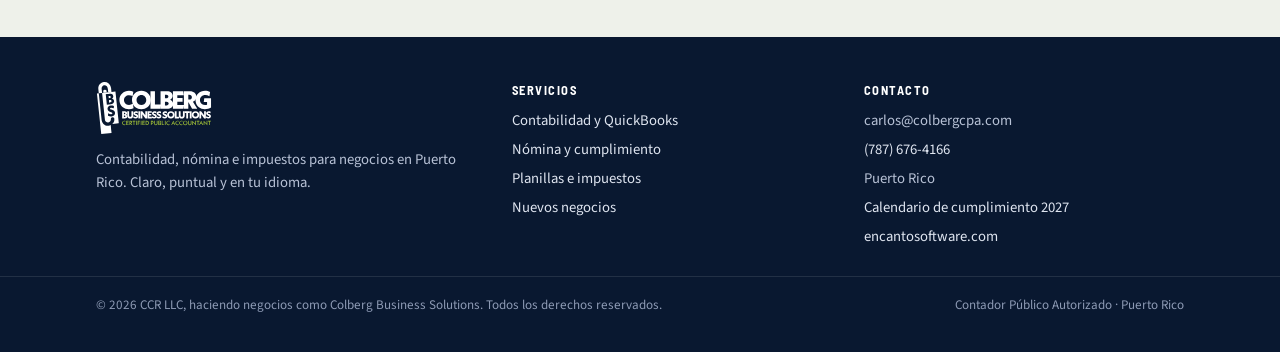
<file: calendario-2027.html>
<!doctype html>
<html lang="es">
<head>
<meta charset="utf-8">
<meta name="viewport" content="width=device-width,initial-scale=1,viewport-fit=cover">
<title>Calendario de cumplimiento 2027 · Puerto Rico | Colberg Business Solutions</title>
<meta name="description" content="Todas las fechas límite de 2027 para patronos, negocios e individuos en Puerto Rico: 941, 499 R-1B, W-2PR, 480.6, IVU, patente municipal, CRIM, planillas y pagos estimados. Preparado por Carlos H. Colberg, CPA.">
<link rel="canonical" href="https://colbergcpa.com/calendario-2027.html">
<meta name="theme-color" content="#091830">
<meta property="og:type" content="website">
<meta property="og:site_name" content="Colberg Business Solutions">
<meta property="og:title" content="Calendario de cumplimiento 2027 · Puerto Rico | Colberg Business Solutions">
<meta property="og:description" content="Todas las fechas límite de 2027 para patronos, negocios e individuos en Puerto Rico: 941, 499 R-1B, W-2PR, 480.6, IVU, patente municipal, CRIM, planillas y pagos estimados. Preparado por Carlos H. Colberg, CPA.">
<meta property="og:url" content="https://colbergcpa.com/calendario-2027.html">
<meta property="og:image" content="https://colbergcpa.com/og-image.jpg">
<meta property="og:image:width" content="1200">
<meta property="og:image:height" content="630">
<meta property="og:locale" content="es_PR">
<meta property="og:locale:alternate" content="en_US">
<meta name="twitter:card" content="summary_large_image">
<link rel="icon" href="/favicon.svg" type="image/svg+xml">
<link rel="icon" href="/favicon.png" sizes="48x48">
<link rel="apple-touch-icon" href="/apple-touch-icon.png">
<link rel="preconnect" href="https://fonts.googleapis.com">
<link rel="preconnect" href="https://fonts.gstatic.com" crossorigin>
<link rel="stylesheet" href="https://fonts.googleapis.com/css2?family=Barlow+Semi+Condensed:wght@600;700;800&family=Source+Sans+3:ital,wght@0,400;0,500;0,600;1,400&display=swap">
<link rel="stylesheet" href="/styles.css">
<script type="application/ld+json">
{
  "@context": "https://schema.org",
  "@type": "AccountingService",
  "name": "Colberg Business Solutions",
  "legalName": "CCR LLC",
  "alternateName": "Colberg Business Solutions, CPA",
  "url": "https://colbergcpa.com/",
  "logo": "https://colbergcpa.com/apple-touch-icon.png",
  "image": "https://colbergcpa.com/og-image.jpg",
  "email": "carlos@colbergcpa.com",
  "telephone": "+1-787-676-4166",
  "founder": {"@type": "Person", "name": "Carlos H. Colberg", "jobTitle": "CPA", "sameAs": "https://www.linkedin.com/in/carlos-h-colberg-rivera-cpa-010806168/"},
  "areaServed": {"@type": "Place", "name": "Puerto Rico"},
  "address": {"@type": "PostalAddress", "addressLocality": "Carolina", "addressRegion": "PR", "addressCountry": "PR"},
  "availableLanguage": ["es", "en"],
  "sameAs": ["https://www.linkedin.com/company/colberg-business-solutions/"],
  "knowsAbout": ["Bookkeeping", "QuickBooks Online", "Payroll", "Puerto Rico tax compliance", "Form 941", "Form 499 R-1B", "IVU", "Patente municipal", "Form 480.6SP"],
  "hasOfferCatalog": {"@type": "OfferCatalog", "name": "Servicios", "itemListElement": [
    {"@type": "Offer", "itemOffered": {"@type": "Service", "name": "Contabilidad y QuickBooks Online"}},
    {"@type": "Offer", "itemOffered": {"@type": "Service", "name": "Nómina y cumplimiento patronal"}},
    {"@type": "Offer", "itemOffered": {"@type": "Service", "name": "Planillas e impuestos de Puerto Rico y federales"}},
    {"@type": "Offer", "itemOffered": {"@type": "Service", "name": "Nuevos negocios y asesoría"}}
  ]}
}
</script>
<script type="application/ld+json">
{"@context":"https://schema.org","@type":"WebPage","name":"Calendario de cumplimiento 2027 · Puerto Rico","inLanguage":"es","isPartOf":{"@type":"WebSite","url":"https://colbergcpa.com/"},"about":"Fechas límite 2027 para patronos, negocios e individuos en Puerto Rico: Hacienda, IRS, DTRH, CRIM, municipios y Departamento de Estado."}
</script>
</head>
<body>
<a class="skip" href="#main" data-es="Ir al contenido" data-en="Skip to content">Ir al contenido</a>
<header class="top">
  <div class="wrap">
    <a class="brand" href="/" aria-label="Colberg Business Solutions"><img class="logo" src="/logo-white.svg" alt="Colberg Business Solutions, Certified Public Accountant" width="240" height="110"> </a>
    <button class="menu-btn" id="menuBtn" aria-expanded="false" aria-controls="nav" data-es="Menú" data-en="Menu">Menú</button>
    <nav class="nav" id="nav" aria-label="Principal">
      <a href="/#servicios" data-es="Servicios" data-en="Services">Servicios</a>
      <a href="/#proceso" data-es="Cómo trabajamos" data-en="How we work">Cómo trabajamos</a>
      <a href="/#herramientas" data-es="Herramientas" data-en="Tools">Herramientas</a>
      <a href="/#nosotros" data-es="Nosotros" data-en="About">Nosotros</a>
      <a href="/#contacto" data-es="Contacto" data-en="Contact">Contacto</a>
      <a href="/calendario-2027.html" class="nav-cal" data-es="Calendario 2027" data-en="2027 Calendar">Calendario 2027</a>
    </nav>
    <div class="lang" role="group" aria-label="Idioma / Language">
      <button id="langEs" aria-pressed="true">ES</button>
      <button id="langEn" aria-pressed="false">EN</button>
    </div>
  </div>
</header>
<main id="main">
<section class="cal-hero">
  <div class="wrap">
    <p class="eyebrow" data-es="Recurso gratuito · Puerto Rico" data-en="Free resource · Puerto Rico">Recurso gratuito · Puerto Rico</p>
    <h1 data-es="Calendario de cumplimiento 2027" data-en="2027 compliance calendar">Calendario de cumplimiento 2027</h1>
    <p class="lead" data-es="Cada fecha límite que un negocio en Puerto Rico debe tener en el radar: Hacienda, IRS, Departamento del Trabajo, CRIM, municipios y Departamento de Estado. Las fechas que caen en fin de semana ya están movidas al próximo día laborable." data-en="Every deadline a Puerto Rico business needs on its radar: Hacienda, IRS, Department of Labor, CRIM, municipalities and the Department of State. Weekend dates are already moved to the next business day.">Cada fecha límite que un negocio en Puerto Rico debe tener en el radar: Hacienda, IRS, Departamento del Trabajo, CRIM, municipios y Departamento de Estado. Las fechas que caen en fin de semana ya están movidas al próximo día laborable.</p>
    <div class="filters" role="group" aria-label="Filtrar">
      <button class="chip" data-f="all" aria-pressed="true" data-es="Todo" data-en="All">Todo</button>
      <button class="chip" data-f="pat" aria-pressed="false" data-es="Patronos" data-en="Employers">Patronos</button>
      <button class="chip" data-f="neg" aria-pressed="false" data-es="Negocios" data-en="Businesses">Negocios</button>
      <button class="chip" data-f="ind" aria-pressed="false" data-es="Individuos" data-en="Individuals">Individuos</button>
    </div>
  </div>
</section>
<section class="rec"><div class="wrap"><div class="item"><span class="d">15<small data-es="cada mes" data-en="monthly">cada mes</small></span><span><span class="t" data-es="Depósitos de nómina del mes anterior (depositantes mensuales)" data-en="Payroll deposits for the prior month (monthly depositors)">Depósitos de nómina del mes anterior (depositantes mensuales)</span><span class="s" data-es="Retención de PR en SURI · Seguro Social y Medicare en EFTPS" data-en="PR withholding in SURI · Social Security and Medicare in EFTPS">Retención de PR en SURI · Seguro Social y Medicare en EFTPS</span></span></div><div class="item"><span class="d">20<small data-es="cada mes" data-en="monthly">cada mes</small></span><span><span class="t" data-es="IVU del mes anterior" data-en="Sales and use tax (IVU) for the prior month">IVU del mes anterior</span><span class="s" data-es="Planilla mensual de impuesto sobre ventas y uso en SURI" data-en="Monthly sales and use tax return in SURI">Planilla mensual de impuesto sobre ventas y uso en SURI</span></span></div></div></section>
<section><div class="wrap months"><article class="month"><h3 data-es="Enero 2027" data-en="January 2027">Enero 2027</h3><ul><li data-tags="ind neg"><span class="d">15</span><span><span class="t" data-es="Pago estimado · 4.º plazo 2026" data-en="Estimated tax · 4th installment for 2026">Pago estimado · 4.º plazo 2026</span><span class="s" data-es="Individuos: Hacienda (SURI) y federal (1040-ES) · Patente municipal: 2.º plazo (ene–jun)" data-en="Individuals: Hacienda (SURI) and federal (1040-ES) · Municipal license tax: 2nd installment (Jan–Jun)">Individuos: Hacienda (SURI) y federal (1040-ES) · Patente municipal: 2.º plazo (ene–jun)</span><span class="tags"><span class="tag" data-es="Individuos" data-en="Individuals">Individuos</span><span class="tag" data-es="Negocios" data-en="Businesses">Negocios</span></span></span></li></ul></article><article class="month"><h3 data-es="Febrero 2027" data-en="February 2027">Febrero 2027</h3><ul><li data-tags="pat"><span class="d">1</span><span><span class="t" data-es="Comprobantes W-2PR / 499R-2 y 499 R-3" data-en="W-2PR / 499R-2 statements and 499 R-3 reconciliation">Comprobantes W-2PR / 499R-2 y 499 R-3</span><span class="s" data-es="A empleados y a Hacienda (fecha legal 31 ene, domingo) · W-2 / W-3 federal al SSA" data-en="To employees and Hacienda (statutory Jan 31, a Sunday) · Federal W-2 / W-3 to the SSA">A empleados y a Hacienda (fecha legal 31 ene, domingo) · W-2 / W-3 federal al SSA</span><span class="tags"><span class="tag" data-es="Patronos" data-en="Employers">Patronos</span></span></span></li><li data-tags="pat"><span class="d">1</span><span><span class="t" data-es="Planillas patronales del 4.º trimestre 2026" data-en="Employer returns for Q4 2026">Planillas patronales del 4.º trimestre 2026</span><span class="s" data-es="941 y 940 (IRS) · 499 R-1B (Hacienda) · Desempleo e incapacidad (DTRH)" data-en="941 and 940 (IRS) · 499 R-1B (Hacienda) · Unemployment and disability (DTRH)">941 y 940 (IRS) · 499 R-1B (Hacienda) · Desempleo e incapacidad (DTRH)</span><span class="tags"><span class="tag" data-es="Patronos" data-en="Employers">Patronos</span></span></span></li><li data-tags="neg"><span class="d">1</span><span><span class="t" data-es="1099-NEC federal" data-en="Federal 1099-NEC">1099-NEC federal</span><span class="s" data-es="Pagos a contratistas no residentes de PR, si aplica" data-en="Payments to contractors outside PR, when applicable">Pagos a contratistas no residentes de PR, si aplica</span><span class="tags"><span class="tag" data-es="Negocios" data-en="Businesses">Negocios</span></span></span></li></ul></article><article class="month"><h3 data-es="Marzo 2027" data-en="March 2027">Marzo 2027</h3><ul><li data-tags="neg pat"><span class="d">1</span><span><span class="t" data-es="Informativas 480.6 y 480.7" data-en="480.6 and 480.7 information returns">Informativas 480.6 y 480.7</span><span class="s" data-es="480.6A, 480.6B, 480.6C, 480.6SP y reconciliación 480.6B.1 (fecha legal 28 feb, domingo)" data-en="480.6A, 480.6B, 480.6C, 480.6SP and 480.6B.1 reconciliation (statutory Feb 28, a Sunday)">480.6A, 480.6B, 480.6C, 480.6SP y reconciliación 480.6B.1 (fecha legal 28 feb, domingo)</span><span class="tags"><span class="tag" data-es="Negocios" data-en="Businesses">Negocios</span><span class="tag" data-es="Patronos" data-en="Employers">Patronos</span></span></span></li><li data-tags="neg"><span class="d">15</span><span><span class="t" data-es="Sociedades y corporaciones S" data-en="Partnerships and S corporations">Sociedades y corporaciones S</span><span class="s" data-es="Planilla de sociedad en PR · 1065 y 1120-S federales (o prórroga)" data-en="PR partnership return · Federal 1065 and 1120-S (or extension)">Planilla de sociedad en PR · 1065 y 1120-S federales (o prórroga)</span><span class="tags"><span class="tag" data-es="Negocios" data-en="Businesses">Negocios</span></span></span></li></ul></article><article class="month"><h3 data-es="Abril 2027" data-en="April 2027">Abril 2027</h3><ul><li data-tags="ind neg"><span class="d">15</span><span><span class="t" data-es="Planillas de contribución sobre ingresos 2026" data-en="2026 income tax returns">Planillas de contribución sobre ingresos 2026</span><span class="s" data-es="Individuos (482 y 1040) · Corporaciones (480.2 y 1120) · o solicitud de prórroga" data-en="Individuals (482 and 1040) · Corporations (480.2 and 1120) · or extension request">Individuos (482 y 1040) · Corporaciones (480.2 y 1120) · o solicitud de prórroga</span><span class="tags"><span class="tag" data-es="Individuos" data-en="Individuals">Individuos</span><span class="tag" data-es="Negocios" data-en="Businesses">Negocios</span></span></span></li><li data-tags="ind neg"><span class="d">15</span><span><span class="t" data-es="Pago estimado · 1.er plazo 2027" data-en="Estimated tax · 1st installment for 2027">Pago estimado · 1.er plazo 2027</span><span class="s" data-es="Individuos y corporaciones, PR y federal" data-en="Individuals and corporations, PR and federal">Individuos y corporaciones, PR y federal</span><span class="tags"><span class="tag" data-es="Individuos" data-en="Individuals">Individuos</span><span class="tag" data-es="Negocios" data-en="Businesses">Negocios</span></span></span></li><li data-tags="neg"><span class="d">15</span><span><span class="t" data-es="Informe anual · Departamento de Estado" data-en="Annual report · Department of State">Informe anual · Departamento de Estado</span><span class="s" data-es="Corporaciones y LLC: informe anual y cuota ($150)" data-en="Corporations and LLCs: annual report and fee ($150)">Corporaciones y LLC: informe anual y cuota ($150)</span><span class="tags"><span class="tag" data-es="Negocios" data-en="Businesses">Negocios</span></span></span></li><li data-tags="neg"><span class="d">22</span><span><span class="t" data-es="Declaración de volumen de negocios (patente)" data-en="Business volume declaration (municipal license tax)">Declaración de volumen de negocios (patente)</span><span class="s" data-es="Cinco días laborables después del 15 de abril · descuento por pago total" data-en="Five business days after April 15 · discount for paying in full">Cinco días laborables después del 15 de abril · descuento por pago total</span><span class="tags"><span class="tag" data-es="Negocios" data-en="Businesses">Negocios</span></span></span></li><li data-tags="pat"><span class="d">30</span><span><span class="t" data-es="Planillas patronales del 1.er trimestre" data-en="Employer returns for Q1">Planillas patronales del 1.er trimestre</span><span class="s" data-es="941 (IRS) · 499 R-1B (Hacienda) · Desempleo e incapacidad (DTRH)" data-en="941 (IRS) · 499 R-1B (Hacienda) · Unemployment and disability (DTRH)">941 (IRS) · 499 R-1B (Hacienda) · Desempleo e incapacidad (DTRH)</span><span class="tags"><span class="tag" data-es="Patronos" data-en="Employers">Patronos</span></span></span></li></ul></article><article class="month"><h3 data-es="Mayo 2027" data-en="May 2027">Mayo 2027</h3><ul><li data-tags="neg"><span class="d">17</span><span><span class="t" data-es="Planilla de propiedad mueble · CRIM" data-en="Personal property tax return · CRIM">Planilla de propiedad mueble · CRIM</span><span class="s" data-es="Inventario, equipo y mobiliario al 1 de enero (fecha legal 15 may, sábado)" data-en="Inventory, equipment and furniture as of Jan 1 (statutory May 15, a Saturday)">Inventario, equipo y mobiliario al 1 de enero (fecha legal 15 may, sábado)</span><span class="tags"><span class="tag" data-es="Negocios" data-en="Businesses">Negocios</span></span></span></li></ul></article><article class="month"><h3 data-es="Junio 2027" data-en="June 2027">Junio 2027</h3><ul><li data-tags="ind neg"><span class="d">15</span><span><span class="t" data-es="Pago estimado · 2.º plazo" data-en="Estimated tax · 2nd installment">Pago estimado · 2.º plazo</span><span class="s" data-es="Individuos y corporaciones, PR y federal" data-en="Individuals and corporations, PR and federal">Individuos y corporaciones, PR y federal</span><span class="tags"><span class="tag" data-es="Individuos" data-en="Individuals">Individuos</span><span class="tag" data-es="Negocios" data-en="Businesses">Negocios</span></span></span></li></ul></article><article class="month"><h3 data-es="Julio 2027" data-en="July 2027">Julio 2027</h3><ul><li data-tags="neg"><span class="d">15</span><span><span class="t" data-es="Patente municipal · 1.er plazo" data-en="Municipal license tax · 1st installment">Patente municipal · 1.er plazo</span><span class="s" data-es="Semestre jul–dic del año fiscal 2027-28" data-en="Jul–Dec half of fiscal year 2027-28">Semestre jul–dic del año fiscal 2027-28</span><span class="tags"><span class="tag" data-es="Negocios" data-en="Businesses">Negocios</span></span></span></li><li data-tags="pat"><span class="d">20</span><span><span class="t" data-es="Declaración de nómina · Fondo del Seguro del Estado" data-en="Payroll statement · State Insurance Fund (CFSE)">Declaración de nómina · Fondo del Seguro del Estado</span><span class="s" data-es="Nómina real jul 2026–jun 2027 y prima de la nueva póliza" data-en="Actual payroll Jul 2026–Jun 2027 and premium for the new policy">Nómina real jul 2026–jun 2027 y prima de la nueva póliza</span><span class="tags"><span class="tag" data-es="Patronos" data-en="Employers">Patronos</span></span></span></li></ul></article><article class="month"><h3 data-es="Agosto 2027" data-en="August 2027">Agosto 2027</h3><ul><li data-tags="pat"><span class="d">2</span><span><span class="t" data-es="Planillas patronales del 2.º trimestre" data-en="Employer returns for Q2">Planillas patronales del 2.º trimestre</span><span class="s" data-es="941 · 499 R-1B · DTRH (fecha legal 31 jul, sábado)" data-en="941 · 499 R-1B · DTRH (statutory Jul 31, a Saturday)">941 · 499 R-1B · DTRH (fecha legal 31 jul, sábado)</span><span class="tags"><span class="tag" data-es="Patronos" data-en="Employers">Patronos</span></span></span></li></ul></article><article class="month"><h3 data-es="Septiembre 2027" data-en="September 2027">Septiembre 2027</h3><ul><li data-tags="ind neg"><span class="d">15</span><span><span class="t" data-es="Pago estimado · 3.er plazo" data-en="Estimated tax · 3rd installment">Pago estimado · 3.er plazo</span><span class="s" data-es="Individuos y corporaciones · sociedades con prórroga federal" data-en="Individuals and corporations · partnerships on federal extension">Individuos y corporaciones · sociedades con prórroga federal</span><span class="tags"><span class="tag" data-es="Individuos" data-en="Individuals">Individuos</span><span class="tag" data-es="Negocios" data-en="Businesses">Negocios</span></span></span></li></ul></article><article class="month"><h3 data-es="Octubre 2027" data-en="October 2027">Octubre 2027</h3><ul><li data-tags="ind neg"><span class="d">15</span><span><span class="t" data-es="Planillas con prórroga" data-en="Returns on extension">Planillas con prórroga</span><span class="s" data-es="Individuos y corporaciones, PR y federal" data-en="Individuals and corporations, PR and federal">Individuos y corporaciones, PR y federal</span><span class="tags"><span class="tag" data-es="Individuos" data-en="Individuals">Individuos</span><span class="tag" data-es="Negocios" data-en="Businesses">Negocios</span></span></span></li></ul></article><article class="month"><h3 data-es="Noviembre 2027" data-en="November 2027">Noviembre 2027</h3><ul><li data-tags="pat"><span class="d">1</span><span><span class="t" data-es="Planillas patronales del 3.er trimestre" data-en="Employer returns for Q3">Planillas patronales del 3.er trimestre</span><span class="s" data-es="941 · 499 R-1B · DTRH (fecha legal 31 oct, domingo)" data-en="941 · 499 R-1B · DTRH (statutory Oct 31, a Sunday)">941 · 499 R-1B · DTRH (fecha legal 31 oct, domingo)</span><span class="tags"><span class="tag" data-es="Patronos" data-en="Employers">Patronos</span></span></span></li></ul></article><article class="month"><h3 data-es="Diciembre 2027" data-en="December 2027">Diciembre 2027</h3><ul><li data-tags="neg pat"><span class="d">15</span><span><span class="t" data-es="Pago estimado · 4.º plazo corporaciones" data-en="Estimated tax · 4th installment for corporations">Pago estimado · 4.º plazo corporaciones</span><span class="s" data-es="Corporaciones PR y federal · revisión de cierre de año y bonos de Navidad (pagados entre 15 nov y 15 dic)" data-en="PR and federal corporations · year-end review and Christmas bonus (paid Nov 15–Dec 15)">Corporaciones PR y federal · revisión de cierre de año y bonos de Navidad (pagados entre 15 nov y 15 dic)</span><span class="tags"><span class="tag" data-es="Negocios" data-en="Businesses">Negocios</span><span class="tag" data-es="Patronos" data-en="Employers">Patronos</span></span></span></li></ul></article></div></section>
<section class="cal-note">
  <div class="wrap">
    <p data-es="Calendario de referencia para contribuyentes de año natural, preparado por Carlos H. Colberg, CPA. Las fechas de depósito dependen del historial de cada patrono (mensual o bisemanal) y algunas obligaciones varían por municipio o por tipo de entidad. Verificamos el calendario de cada cliente individualmente." data-en="Reference calendar for calendar-year taxpayers, prepared by Carlos H. Colberg, CPA. Deposit dates depend on each employer's lookback history (monthly or semiweekly) and some obligations vary by municipality or entity type. We verify each client's calendar individually.">Calendario de referencia para contribuyentes de año natural, preparado por Carlos H. Colberg, CPA. Las fechas de depósito dependen del historial de cada patrono (mensual o bisemanal) y algunas obligaciones varían por municipio o por tipo de entidad. Verificamos el calendario de cada cliente individualmente.</p>
    <a class="btn btn-navy" href="/#contacto" data-es="¿Quieres que lo llevemos por ti?" data-en="Want us to track it for you?">¿Quieres que lo llevemos por ti?</a>
  </div>
</section>
</main>
<footer class="foot">
  <div class="wrap">
    <div>
      <div class="logo-w"><img class="logo" src="/logo-white.svg" alt="Colberg Business Solutions" width="240" height="110"> </div>
      <p style="margin-top:14px;max-width:34em" data-es="Contabilidad, nómina e impuestos para negocios en Puerto Rico. Claro, puntual y en tu idioma." data-en="Accounting, payroll and taxes for Puerto Rico businesses. Clear, on time and in your language.">Contabilidad, nómina e impuestos para negocios en Puerto Rico. Claro, puntual y en tu idioma.</p>
    </div>
    <div>
      <h4 data-es="Servicios" data-en="Services">Servicios</h4>
      <ul>
        <li><a href="/#servicios" data-es="Contabilidad y QuickBooks" data-en="Bookkeeping &amp; QuickBooks">Contabilidad y QuickBooks</a></li>
        <li><a href="/#servicios" data-es="Nómina y cumplimiento" data-en="Payroll &amp; compliance">Nómina y cumplimiento</a></li>
        <li><a href="/#servicios" data-es="Planillas e impuestos" data-en="Tax returns">Planillas e impuestos</a></li>
        <li><a href="/#servicios" data-es="Nuevos negocios" data-en="New businesses">Nuevos negocios</a></li>
      </ul>
    </div>
    <div>
      <h4 data-es="Contacto" data-en="Contact">Contacto</h4>
      <ul>
        <li>carlos@colbergcpa.com</li>
        <li><a href="tel:+17876764166">(787) 676-4166</a></li>
        <li>Puerto Rico</li>
        <li><a href="/calendario-2027.html" data-es="Calendario de cumplimiento 2027" data-en="2027 compliance calendar">Calendario de cumplimiento 2027</a></li>
        <li><a href="https://encantosoftware.com" target="_blank" rel="noopener">encantosoftware.com</a></li>
      </ul>
    </div>
  </div>
  <div class="legal">
    <div class="wrap">
      <span data-es="© 2026 CCR LLC, haciendo negocios como Colberg Business Solutions. Todos los derechos reservados." data-en="© 2026 CCR LLC, doing business as Colberg Business Solutions. All rights reserved.">© 2026 CCR LLC, haciendo negocios como Colberg Business Solutions. Todos los derechos reservados.</span>
      <span data-es="Contador Público Autorizado · Puerto Rico" data-en="Certified Public Accountant · Puerto Rico">Contador Público Autorizado · Puerto Rico</span>
    </div>
  </div>
</footer>
<script>
(function(){
  var lang='es';
  try{var saved=localStorage.getItem('cbs-lang');if(saved==='en'||saved==='es')lang=saved;}catch(e){}
  function apply(l){
    lang=l;
    document.documentElement.lang=l;
    document.querySelectorAll('[data-es]').forEach(function(el){
      var v=el.getAttribute('data-'+l);
      if(v==null)return;
      if(el.tagName==='OPTION'||el.tagName==='INPUT'){el.textContent=v;return;}
      el.innerHTML=v;
    });
    document.getElementById('langEs').setAttribute('aria-pressed',l==='es');
    document.getElementById('langEn').setAttribute('aria-pressed',l==='en');
    try{localStorage.setItem('cbs-lang',l);}catch(e){}
  }
  document.getElementById('langEs').addEventListener('click',function(){apply('es')});
  document.getElementById('langEn').addEventListener('click',function(){apply('en')});
  if(lang!=='es')apply(lang);

  var mb=document.getElementById('menuBtn'),nav=document.getElementById('nav');
  mb.addEventListener('click',function(){var o=nav.classList.toggle('open');mb.setAttribute('aria-expanded',o)});
  nav.querySelectorAll('a').forEach(function(a){a.addEventListener('click',function(){nav.classList.remove('open');mb.setAttribute('aria-expanded','false')})});

  function toast(msg){var t=document.createElement('div');t.className='toast';t.textContent=msg;document.body.appendChild(t);setTimeout(function(){t.remove()},1800);}
  function copyText(text,el){
    var ok=lang==='es'?'Copiado':'Copied', fail=lang==='es'?'Selecciona el texto y cópialo':'Select the text and copy it';
    if(navigator.clipboard&&navigator.clipboard.writeText){navigator.clipboard.writeText(text).then(function(){toast(ok)},function(){selectEl(el);toast(fail)});}
    else{selectEl(el);toast(fail);}
  }
  function selectEl(el){if(!el)return;var r=document.createRange();r.selectNodeContents(el);var s=window.getSelection();s.removeAllRanges();s.addRange(r);}
  var ce=document.getElementById('copyEmail');if(ce)ce.addEventListener('click',function(){copyText('carlos@colbergcpa.com',document.getElementById('emailText'))});

  var form=document.getElementById('contactForm');
  if(form)form.addEventListener('submit',function(e){
    e.preventDefault();
    var name=document.getElementById('fName').value.trim(),biz=document.getElementById('fBiz').value.trim(),
        contact=document.getElementById('fContact').value.trim(),need=document.getElementById('fNeed'),
        needText=need.options[need.selectedIndex].textContent,msg=document.getElementById('fMsg').value.trim();
    if(!name||!contact){toast(lang==='es'?'Escribe tu nombre y cómo contactarte':'Enter your name and how to reach you');return;}
    var body=(lang==='es'
      ?'Hola Carlos,\n\nMe interesa: '+needText+'.\n\nNombre: '+name+'\nNegocio: '+(biz||'—')+'\nContacto: '+contact+'\n\n'+(msg||'')
      :'Hi Carlos,\n\nI am interested in: '+needText+'.\n\nName: '+name+'\nBusiness: '+(biz||'—')+'\nContact: '+contact+'\n\n'+(msg||'')).trim();
    var subject=(lang==='es'?'Consulta: ':'Inquiry: ')+needText+(biz?' · '+biz:'');
    document.getElementById('resultText').textContent=body;
    document.getElementById('mailLink').href='mailto:carlos@colbergcpa.com?subject='+encodeURIComponent(subject)+'&body='+encodeURIComponent(body);
    document.getElementById('result').hidden=false;
    document.getElementById('result').scrollIntoView({block:'nearest'});
  });
  var cm=document.getElementById('copyMsg');if(cm)cm.addEventListener('click',function(){copyText(document.getElementById('resultText').textContent,document.getElementById('resultText'))});
})();


(function(){
  // calendar filters
  var chips=document.querySelectorAll('.chip');if(!chips.length)return;
  var active='all';
  function apply(){
    document.querySelectorAll('.month li[data-tags]').forEach(function(li){
      var on=active==='all'||li.getAttribute('data-tags').split(' ').indexOf(active)>=0;
      li.classList.toggle('dim',!on);
    });
    chips.forEach(function(c){c.setAttribute('aria-pressed',c.getAttribute('data-f')===active)});
  }
  chips.forEach(function(c){c.addEventListener('click',function(){active=c.getAttribute('data-f');apply();})});
})();
</script>
</body>
</html>
</file>
<file: styles.css>
/* Layout: a calm ledger. Navy header band, white working surface, lime used only for the one action and the rule under section titles. */
:root{
  --navy:#192d4d; --navy-deep:#091830; --lime:#abcc38; --lime-ink:#6a7d35;
  --bg:#f6f7f4; --surface:#ffffff; --fg:#14213a; --muted:#5b6578; --line:#d9ddd4; --tint:#eef1ea;
  --hero-bg:#192d4d; --hero-fg:#ffffff; --hero-muted:#b8c2d6;
  --font-display:"Barlow Semi Condensed","Arial Narrow",system-ui,sans-serif;
  --font-body:"Source Sans 3","Segoe UI",system-ui,sans-serif;
  --accent:var(--lime); --accent-ink:var(--lime-ink); --icon-ink:#192d4d;
}
@media (prefers-color-scheme: dark){:root:not([data-theme="light"]){
  --bg:#0c1526; --surface:#13203a; --fg:#eef1f6; --muted:#a3adc2; --line:#263756; --tint:#182746;
  --hero-bg:#091830; --hero-fg:#ffffff; --hero-muted:#aab6cc; --accent:#b9d84b; --accent-ink:#c9e46a; --icon-ink:#b9d84b; color-scheme:dark}}
:root[data-theme="dark"]{
  --bg:#0c1526; --surface:#13203a; --fg:#eef1f6; --muted:#a3adc2; --line:#263756; --tint:#182746;
  --hero-bg:#091830; --hero-fg:#ffffff; --hero-muted:#aab6cc; --accent:#b9d84b; --accent-ink:#c9e46a; --icon-ink:#b9d84b; color-scheme:dark}

*{box-sizing:border-box}
html{scroll-behavior:smooth}
@media (prefers-reduced-motion:reduce){html{scroll-behavior:auto} *{animation:none!important;transition:none!important}}
body{margin:0;background:var(--bg);color:var(--fg);font-family:var(--font-body);font-size:17px;line-height:1.55;-webkit-font-smoothing:antialiased}
body::before{content:"";position:fixed;inset:0 0 auto;height:env(safe-area-inset-top,0px);z-index:10;background:var(--navy-deep)}
.wrap{max-width:1120px;margin:0 auto;padding-left:max(16px,env(safe-area-inset-left,0px));padding-right:max(16px,env(safe-area-inset-right,0px))}
h1,h2,h3{font-family:var(--font-display);line-height:1.05;margin:0;text-wrap:balance;letter-spacing:-.01em}
h1{font-size:clamp(2.4rem,5.6vw,4.4rem);font-weight:800}
h2{font-size:clamp(1.9rem,3.6vw,2.8rem);font-weight:700}
h3{font-size:1.35rem;font-weight:700}
p{margin:0}
a{color:inherit}
.eyebrow{font-family:var(--font-display);font-weight:600;text-transform:uppercase;letter-spacing:.14em;font-size:.8rem;color:var(--accent-ink)}
.hero .eyebrow{color:var(--accent)}
.logo{display:block;height:100%;width:auto}

/* header */
.top{position:sticky;top:env(safe-area-inset-top,0px);z-index:20;background:var(--navy-deep);color:#fff;border-bottom:1px solid rgba(255,255,255,.08)}
.top .wrap{display:flex;align-items:center;gap:24px;min-height:72px}
.brand{height:46px;display:flex;align-items:center}
.nav{display:flex;gap:26px;margin-left:auto;font-weight:600;font-size:.95rem}
.nav a{text-decoration:none;color:#dfe5f0;padding:6px 0;border-bottom:2px solid transparent}
.nav a:hover,.nav a:focus-visible{border-bottom-color:var(--lime);color:#fff;outline:none}
.lang{display:flex;border:1px solid rgba(255,255,255,.25);border-radius:999px;overflow:hidden;font-family:var(--font-display);font-weight:700;font-size:.8rem;letter-spacing:.08em}
.lang button{background:transparent;color:#c7d0e0;border:0;padding:6px 12px;cursor:pointer;font:inherit}
.lang button[aria-pressed="true"]{background:var(--lime);color:var(--navy-deep)}
.lang button:focus-visible{outline:2px solid var(--lime);outline-offset:-2px}
.menu-btn{display:none;margin-left:auto;background:transparent;border:1px solid rgba(255,255,255,.3);color:#fff;border-radius:8px;padding:8px 10px;cursor:pointer}
@media (max-width:860px){
  .nav{display:none;position:absolute;left:0;right:0;top:100%;background:var(--navy-deep);flex-direction:column;gap:0;padding:8px max(16px,env(safe-area-inset-left,0px)) 16px;border-bottom:1px solid rgba(255,255,255,.1)}
  .nav.open{display:flex}
  .nav a{padding:12px 0;border-bottom:1px solid rgba(255,255,255,.08)}
  .menu-btn{display:inline-flex}
  .lang{margin-left:0}
}

/* hero */
.hero{background:var(--hero-bg);color:var(--hero-fg);position:relative;overflow:hidden}
.hero::after{content:"";position:absolute;right:-6%;top:-10%;width:48vw;max-width:620px;aspect-ratio:1;background:url("data:image/svg+xml;utf8,%3Csvg%20xmlns%3D%22http%3A%2F%2Fwww.w3.org%2F2000%2Fsvg%22%20viewBox%3D%2255.78%2022.84%20114.88%20237.64%22%3E%3Cpath%20fill%3D%22%23ffffff%22%20d%3D%22M%20119.960%20114.117%20L%20115.773%20114.863%20L%20113.980%20104.839%20L%20118.167%20104.093%20C%20121.484%20103.5%20124.171%20105.148%20124.707%20108.132%20C%20125.226%20111.054%20123.277%20113.523%20119.960%20114.117%20%22%2F%3E%3Cpath%20fill%3D%22%23ffffff%22%20d%3D%22M%2077.289%2055.886%20C%2076.632%2052.214%2077.382%2048.792%2079.527%2045.718%20C%2081.667%2042.644%2084.617%2040.753%2088.292%2040.093%20C%2091.964%2039.437%2095.386%2040.187%2098.460%2042.332%20C%20101.171%2044.218%20103.394%2047.339%20105.445%2056.480%20L%20107.949%2070.136%20L%20122.351%2067.562%20L%20119.621%2052.312%20L%20119.554%2051.761%20C%20119.546%2051.742%20119.542%2051.718%20119.539%2051.695%20L%20119.097%2049.765%20C%20117.320%2042.964%20112.878%2034.257%20106.960%2030.132%20C%20100.539%2025.656%2093.378%2024.089%2085.675%2025.464%20C%2077.972%2026.843%2071.800%2030.796%2067.328%2037.218%20C%2062.855%2043.640%2061.285%2050.800%2062.664%2058.503%20L%2066.082%2077.625%20L%2080.710%2075.007%20Z%20M%2077.289%2055.886%20%22%2F%3E%3Cpath%20fill%3D%22%23ffffff%22%20d%3D%22M%20114.25%2085.679%20L%20110.671%2086.320%20L%20112.402%2096.011%20L%20113.257%2095.859%20L%20115.984%2095.371%20C%20119.097%2094.812%20120.957%2092.5%20120.550%2089.671%20C%20120.542%2089.609%20120.566%2089.554%20120.558%2089.492%20C%20120.046%2086.628%20117.437%2085.113%20114.25%2085.679%20%22%2F%3E%3Cpath%20fill%3D%22%23ffffff%22%20d%3D%22M%20120.285%20219.152%20C%20111.664%20220.691%20103.734%20218.527%2096.707%20212.722%20C%2091.812%20208.675%2088.464%20202.789%2087.273%20196.136%20L%2066.082%2077.625%20L%2057.953%2079.078%20L%2090.031%20258.460%20L%20135.621%20250.308%20L%20129.429%20215.683%20C%20126.601%20217.312%20123.554%20218.566%20120.312%20219.148%20C%20120.304%20219.148%20120.296%20219.148%20120.285%20219.152%20%22%2F%3E%3Cpath%20fill%3D%22%23ffffff%22%20d%3D%22M%20123.281%20122.769%20L%20105.765%20125.902%20L%20100.449%2096.175%20L%2097.457%2079.437%20L%20102.671%2078.503%20L%20109.265%2077.324%20L%20114.773%2076.339%20C%20118.199%2075.726%20121.296%2075.964%20123.898%2076.886%20C%20127.996%2078.335%20130.839%2081.503%20131.632%2085.933%20C%20132.425%2090.375%20130.539%2094.417%20126.730%2097.218%20C%20132.144%2098.378%20135.984%20101.867%20136.898%20106.972%20C%20138.261%20114.609%20132.910%20121.046%20123.281%20122.769%20M%20130.878%20176.75%20C%20124.710%20177.855%20119.089%20176.667%20114.441%20174.828%20L%20114.117%20163.789%20C%20119.734%20166.488%20124.828%20167.425%20128.882%20166.703%20C%20132.535%20166.046%20133.710%20163.855%20133.339%20161.792%20C%20133.007%20159.929%20131.656%20158.460%20127.234%20157.882%20L%20124.277%20157.453%20C%20115.640%20156.261%20111.433%20151.460%20110.304%20145.160%20C%20108.855%20137.058%20114.054%20129.761%20123.613%20128.054%20C%20127.796%20127.304%20132.429%20127.574%20137.535%20128.914%20L%20137.894%20139.746%20C%20132.742%20138.132%20128.457%20137.531%20125.203%20138.113%20C%20122.156%20138.656%20120.988%20140.578%20121.343%20142.570%20C%20121.687%20144.492%20123.156%20145.804%20127.437%20146.343%20L%20130.324%20146.789%20C%20139.449%20148.027%20143.644%20153.101%20144.699%20159.007%20C%20146.027%20166.441%20142.167%20174.734%20130.878%20176.75%20M%2099.074%20103.457%20L%2099.070%20103.457%20C%2099.066%20103.433%2099.066%20103.410%2099.058%20103.386%20Z%20M%20122.351%2067.562%20L%20107.949%2070.136%20L%20101.230%2071.339%20L%2086.703%2073.937%20L%2080.710%2075.007%20L%20101.902%20193.519%20C%20102.558%20197.195%20104.449%20200.144%20107.523%20202.285%20C%20110.597%20204.429%20114.019%20205.179%20117.695%20204.523%20C%20121.367%20203.867%20124.316%20201.976%20126.457%20198.902%20C%20128.535%20195.921%20128.707%20189.265%20128.152%20185.714%20C%20129.242%20182.644%20131.644%20180.609%20134.687%20180.066%20C%20134.714%20180.058%20134.742%20180.054%20134.769%20180.050%20C%20137.851%20179.527%20140.820%20180.656%20142.769%20183.074%20C%20145.621%20195.925%20143.156%20200.671%20139.031%20206.851%20C%20138.230%20208.050%20137.261%20209.105%20136.300%20210.160%20L%20165.050%20205.019%20L%20139.910%2064.421%20Z%20M%20122.351%2067.562%20%22%2F%3E%3Cpath%20fill%3D%22%23ffffff%22%20d%3D%22M%2099.074%20103.457%20L%2099.058%20103.386%20C%2099.066%20103.410%2099.066%20103.433%2099.070%20103.457%20Z%20M%2099.074%20103.457%20%22%2F%3E%3Cpath%20fill%3D%22%23ffffff%22%20d%3D%22M%20118.167%20104.093%20L%20113.980%20104.839%20L%20115.773%20114.863%20L%20119.960%20114.113%20C%20123.277%20113.523%20125.226%20111.054%20124.703%20108.132%20C%20124.171%20105.148%20121.484%20103.5%20118.167%20104.093%20%22%2F%3E%3Cpath%20fill%3D%22%23ffffff%22%20d%3D%22M%20139.027%20252.296%20L%20168.562%20206.742%20L%20132.050%20213.269%20Z%20M%20139.027%20252.296%20%22%2F%3E%3C%2Fsvg%3E%20") no-repeat center/contain;opacity:.07;pointer-events:none}
.hero .wrap{display:grid;grid-template-columns:1.15fr .85fr;gap:48px;align-items:center;padding-block:72px 80px;position:relative;z-index:1}
.hero p.lead{font-size:1.25rem;color:var(--hero-muted);max-width:34em;margin-top:18px}
.hero h1{margin-top:14px}
.hero h1 em{font-style:normal;color:var(--lime)}
.cta{display:flex;gap:14px;flex-wrap:wrap;margin-top:30px}
.btn{display:inline-flex;align-items:center;gap:8px;font-family:var(--font-display);font-weight:700;font-size:1.05rem;letter-spacing:.02em;padding:13px 22px;border-radius:8px;text-decoration:none;border:2px solid transparent;cursor:pointer;transition:transform .15s,background .15s}
.btn:hover{transform:translateY(-1px)}
.btn:focus-visible{outline:3px solid var(--lime);outline-offset:2px}
.btn-primary{background:var(--lime);color:var(--navy-deep)}
.btn-ghost{border-color:rgba(255,255,255,.4);color:#fff;background:transparent}
.btn-navy{background:var(--navy);color:#fff}
.hero-facts{display:flex;gap:28px;margin-top:38px;flex-wrap:wrap}
.fact b{display:block;font-family:var(--font-display);font-size:1.6rem;font-weight:800;line-height:1}
.fact span{font-size:.9rem;color:var(--hero-muted)}

/* compliance card */
.cal{background:var(--surface);color:var(--fg);border-radius:14px;box-shadow:0 24px 60px rgba(0,0,0,.35);overflow:hidden}
.cal header{background:var(--navy);color:#fff;padding:16px 20px;display:flex;justify-content:space-between;align-items:baseline;gap:12px}
.cal header h3{font-size:1.1rem;color:#fff}
.cal header small{color:var(--lime);font-family:var(--font-display);font-weight:600;letter-spacing:.1em;text-transform:uppercase;font-size:.72rem}
.cal ul{list-style:none;margin:0;padding:6px 0}
.cal li{display:grid;grid-template-columns:78px 1fr;gap:14px;padding:11px 20px;border-top:1px solid var(--line);align-items:baseline}
.cal li:first-child{border-top:0}
.cal .d{font-family:var(--font-display);font-weight:700;font-size:1rem;color:var(--accent-ink);font-variant-numeric:tabular-nums;letter-spacing:.02em}
.cal .t{font-weight:600;font-size:.98rem}
.cal .s{display:block;color:var(--muted);font-size:.85rem;font-weight:400}
.cal footer{padding:12px 20px;background:var(--tint);font-size:.85rem;color:var(--muted)}

/* sections */
section{padding-block:76px}
.sec-head{max-width:40em;margin-bottom:40px}
.sec-head h2::after{content:"";display:block;width:56px;height:5px;background:var(--accent);margin-top:14px;border-radius:2px}
.sec-head p{color:var(--muted);margin-top:16px;font-size:1.1rem}
.grid{display:grid;gap:22px}
.g2{grid-template-columns:repeat(2,minmax(0,1fr))}
.g3{grid-template-columns:repeat(3,minmax(0,1fr))}
.g4{grid-template-columns:repeat(4,minmax(0,1fr))}
@media (max-width:980px){.g4{grid-template-columns:repeat(2,minmax(0,1fr))}}
@media (max-width:760px){.g2,.g3,.g4{grid-template-columns:1fr}.hero .wrap{grid-template-columns:1fr;padding-block:52px 60px}.hero::after{display:none}}
.card{background:var(--surface);border:1px solid var(--line);border-radius:12px;padding:26px 24px;display:flex;flex-direction:column;gap:12px;min-width:0}
.card .ic{width:44px;height:44px;border-radius:10px;background:var(--tint);display:grid;place-items:center;color:var(--icon-ink)}
.card .ic svg{width:24px;height:24px;stroke:currentColor;fill:none;stroke-width:1.9;stroke-linecap:round;stroke-linejoin:round}
.card p{color:var(--muted)}
.card ul{margin:4px 0 0;padding-left:18px;color:var(--fg);font-size:.95rem;display:grid;gap:4px}
.band{background:var(--tint)}

/* process */
.steps{counter-reset:s;display:grid;grid-template-columns:repeat(3,minmax(0,1fr));gap:22px}
@media (max-width:760px){.steps{grid-template-columns:1fr}}
.step{position:relative;padding:26px 24px 26px 24px;border-top:4px solid var(--navy);background:var(--surface);border-radius:0 0 12px 12px;min-width:0}
.step::before{counter-increment:s;content:counter(s,decimal-leading-zero);font-family:var(--font-display);font-weight:800;font-size:2.4rem;line-height:1;color:var(--accent);display:block;margin-bottom:10px}
.step h3{margin-bottom:8px}
.step p{color:var(--muted)}

/* tools */
.tools{display:grid;grid-template-columns:repeat(3,minmax(0,1fr));gap:22px}
@media (max-width:760px){.tools{grid-template-columns:1fr}}
.tool{border:1px solid var(--line);border-radius:12px;padding:22px;background:var(--surface);min-width:0}
.tool .tag{font-family:var(--font-display);font-weight:700;letter-spacing:.1em;text-transform:uppercase;font-size:.72rem;color:var(--accent-ink);background:var(--tint);padding:4px 9px;border-radius:999px;display:inline-block;margin-bottom:10px}
.tool p{color:var(--muted);font-size:.98rem;margin-top:6px}

/* about */
.about{display:grid;grid-template-columns:1.1fr .9fr;gap:48px;align-items:center}
@media (max-width:860px){.about{grid-template-columns:1fr}}
.about blockquote{margin:22px 0 0;padding-left:18px;border-left:4px solid var(--accent);font-size:1.15rem;color:var(--fg)}
.about blockquote footer{font-size:.95rem;color:var(--muted);margin-top:8px}
.founder{background:var(--navy);color:#fff;border-radius:14px;padding:30px;display:grid;gap:14px;position:relative;overflow:hidden}
.founder .mark{height:64px;width:auto}
.founder h3{color:#fff;font-size:1.5rem}
.founder p{color:#c9d2e3}
.founder .creds{display:flex;flex-wrap:wrap;gap:8px;margin-top:4px}
.founder .creds span{font-family:var(--font-display);font-weight:600;letter-spacing:.06em;font-size:.8rem;text-transform:uppercase;border:1px solid rgba(255,255,255,.3);padding:5px 10px;border-radius:999px}

/* contact */
.contact{display:grid;grid-template-columns:.9fr 1.1fr;gap:48px}
@media (max-width:860px){.contact{grid-template-columns:1fr}}
.email-box{display:flex;align-items:center;gap:10px;flex-wrap:wrap;margin-top:18px}
.email-box code{font-family:var(--font-body);font-weight:600;font-size:1.15rem;background:var(--surface);border:1px solid var(--line);padding:10px 14px;border-radius:8px;user-select:all}
.copy{font:inherit;font-weight:600;background:var(--surface);border:1px solid var(--line);border-radius:8px;padding:10px 14px;cursor:pointer;color:var(--fg)}
.copy:hover{border-color:var(--navy)}
.copy:focus-visible{outline:3px solid var(--accent);outline-offset:2px}
.note{color:var(--muted);font-size:.95rem;margin-top:14px}
form{background:var(--surface);border:1px solid var(--line);border-radius:14px;padding:26px;display:grid;gap:16px}
.row{display:grid;grid-template-columns:1fr 1fr;gap:16px}
@media (max-width:560px){.row{grid-template-columns:1fr}}
label{display:grid;gap:6px;font-weight:600;font-size:.92rem}
input,select,textarea{font:inherit;padding:11px 12px;border:1px solid var(--line);border-radius:8px;background:var(--bg);color:var(--fg);min-width:0;width:100%}
input:focus-visible,select:focus-visible,textarea:focus-visible{outline:3px solid var(--accent);outline-offset:1px;border-color:var(--navy)}
textarea{min-height:120px;resize:vertical}
.result{display:grid;gap:10px;background:var(--tint);border-radius:10px;padding:16px;font-size:.95rem}
.result pre{white-space:pre-wrap;font-family:var(--font-body);margin:0;background:var(--surface);border:1px solid var(--line);border-radius:8px;padding:12px;user-select:all}
.toast{position:fixed;left:50%;bottom:calc(24px + env(safe-area-inset-bottom,0px));transform:translateX(-50%);background:var(--navy-deep);color:#fff;padding:10px 16px;border-radius:999px;font-weight:600;box-shadow:0 10px 30px rgba(0,0,0,.3);z-index:30}

/* footer */
.foot{background:var(--navy-deep);color:#b8c2d6;padding-block:44px 36px;font-size:.92rem}
.foot .wrap{display:grid;grid-template-columns:1.2fr 1fr 1fr;gap:32px;align-items:start}
@media (max-width:760px){.foot .wrap{grid-template-columns:1fr}}
.foot .logo-w{height:54px}
.foot h4{font-family:var(--font-display);color:#fff;text-transform:uppercase;letter-spacing:.12em;font-size:.78rem;margin:0 0 10px}
.foot a{color:#dfe5f0;text-decoration:none}
.foot a:hover{color:var(--lime)}
.foot ul{list-style:none;margin:0;padding:0;display:grid;gap:6px}
.legal{border-top:1px solid rgba(255,255,255,.1);margin-top:28px;padding-top:18px;font-size:.82rem;color:#8d9ab4}
.legal .wrap{display:flex;justify-content:space-between;gap:16px;flex-wrap:wrap;grid-template-columns:none}

html{color-scheme:light}
*{box-sizing:border-box}
body{margin:0}
img{max-width:100%}
[hidden]{display:none!important}
.nav-cal{color:var(--lime)!important}
.skip{position:absolute;left:-999px;top:0;background:var(--lime);color:var(--navy-deep);padding:8px 12px;z-index:50}
.skip:focus{left:8px}
/* calendar page */
.cal-hero{background:var(--hero-bg);color:var(--hero-fg)}
.cal-hero .wrap{padding-block:56px 48px}
.cal-hero p.lead{font-size:1.15rem;color:var(--hero-muted);max-width:40em;margin-top:14px}
.filters{display:flex;gap:10px;flex-wrap:wrap;margin-top:24px}
.chip{font:inherit;font-family:var(--font-display);font-weight:700;letter-spacing:.06em;font-size:.82rem;text-transform:uppercase;border:1.5px solid rgba(255,255,255,.35);background:transparent;color:#fff;border-radius:999px;padding:8px 14px;cursor:pointer}
.chip[aria-pressed="true"]{background:var(--lime);color:var(--navy-deep);border-color:var(--lime)}
.chip:focus-visible{outline:3px solid var(--lime);outline-offset:2px}
.rec{background:var(--tint);border-bottom:1px solid var(--line)}
.rec .wrap{display:grid;grid-template-columns:repeat(2,minmax(0,1fr));gap:18px;padding-block:22px}
@media (max-width:760px){.rec .wrap{grid-template-columns:1fr}}
.rec .item{display:grid;grid-template-columns:64px 1fr;gap:12px;align-items:baseline}
.rec .d{font-family:var(--font-display);font-weight:800;font-size:1.5rem;color:var(--accent-ink);line-height:1}
.rec .d small{display:block;font-size:.7rem;letter-spacing:.1em;text-transform:uppercase;color:var(--muted);font-weight:600}
.rec .t{font-weight:600}
.rec .s{display:block;color:var(--muted);font-size:.9rem;font-weight:400}
.months{display:grid;grid-template-columns:repeat(3,minmax(0,1fr));gap:22px;padding-block:48px 72px}
@media (max-width:980px){.months{grid-template-columns:repeat(2,minmax(0,1fr))}}
@media (max-width:640px){.months{grid-template-columns:1fr}}
.month{background:var(--surface);border:1px solid var(--line);border-radius:12px;overflow:hidden;min-width:0;display:flex;flex-direction:column}
.month h3{background:var(--navy);color:#fff;padding:12px 18px;font-size:1.15rem;letter-spacing:.02em}
.month ul{list-style:none;margin:0;padding:6px 0;flex:1}
.month li{display:grid;grid-template-columns:52px 1fr;gap:12px;padding:12px 18px;border-top:1px solid var(--line);align-items:start}
.month li:first-child{border-top:0}
.month li[hidden]{display:none}
.month li.dim{opacity:.35}
.month .d{font-family:var(--font-display);font-weight:800;font-size:1.35rem;line-height:1;color:var(--accent-ink);font-variant-numeric:tabular-nums}
.month .t{font-weight:600;font-size:.98rem}
.month .s{display:block;color:var(--muted);font-size:.86rem;font-weight:400;margin-top:2px}
.month .tags{display:flex;gap:6px;margin-top:6px;flex-wrap:wrap}
.month .tag{font-family:var(--font-display);font-weight:700;font-size:.66rem;letter-spacing:.1em;text-transform:uppercase;padding:2px 7px;border-radius:999px;background:var(--tint);color:var(--accent-ink)}
.month .empty{padding:14px 18px;color:var(--muted);font-size:.9rem}
.cal-note{background:var(--tint)}
.cal-note .wrap{padding-block:28px;display:grid;grid-template-columns:1fr auto;gap:20px;align-items:center}
@media (max-width:760px){.cal-note .wrap{grid-template-columns:1fr}}
.cal-note p{color:var(--muted);font-size:.95rem;max-width:60em}
/* 404 */
.nf .wrap{padding-block:96px;text-align:left;max-width:720px}
</file>
